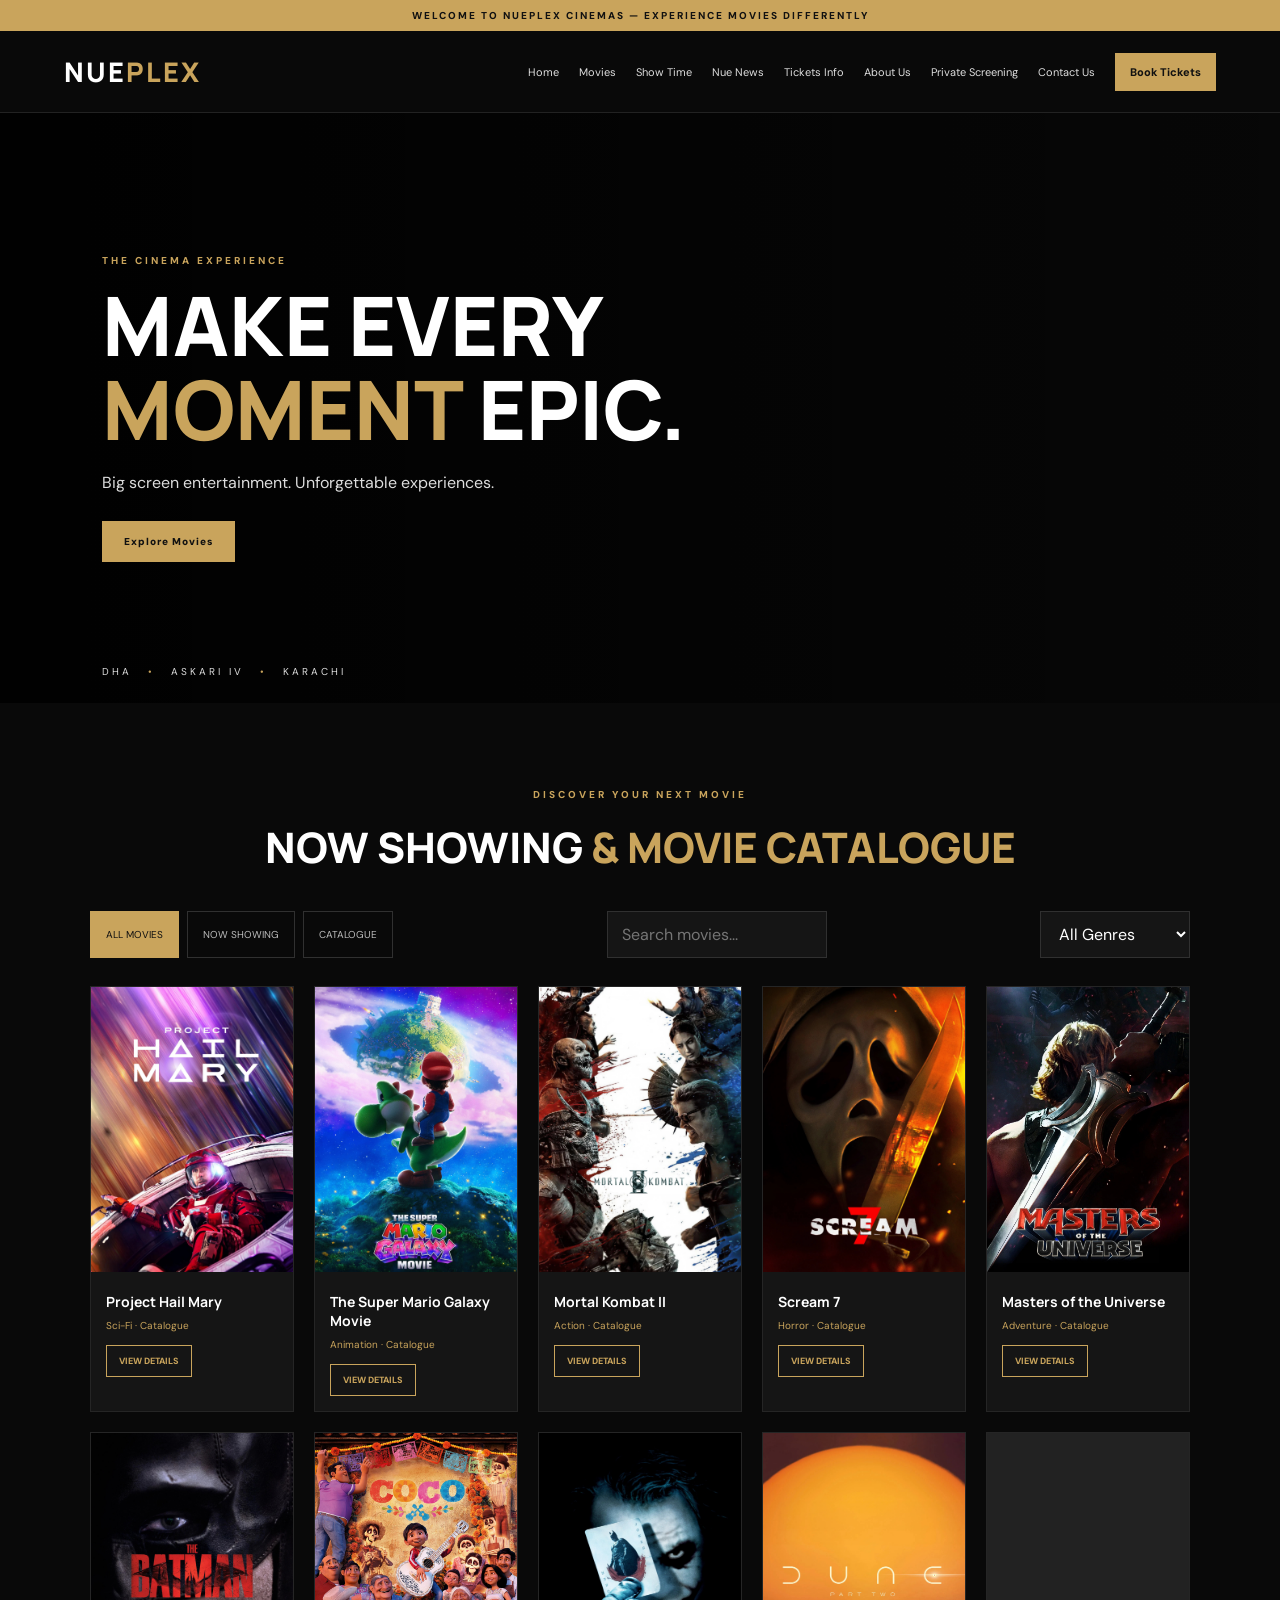
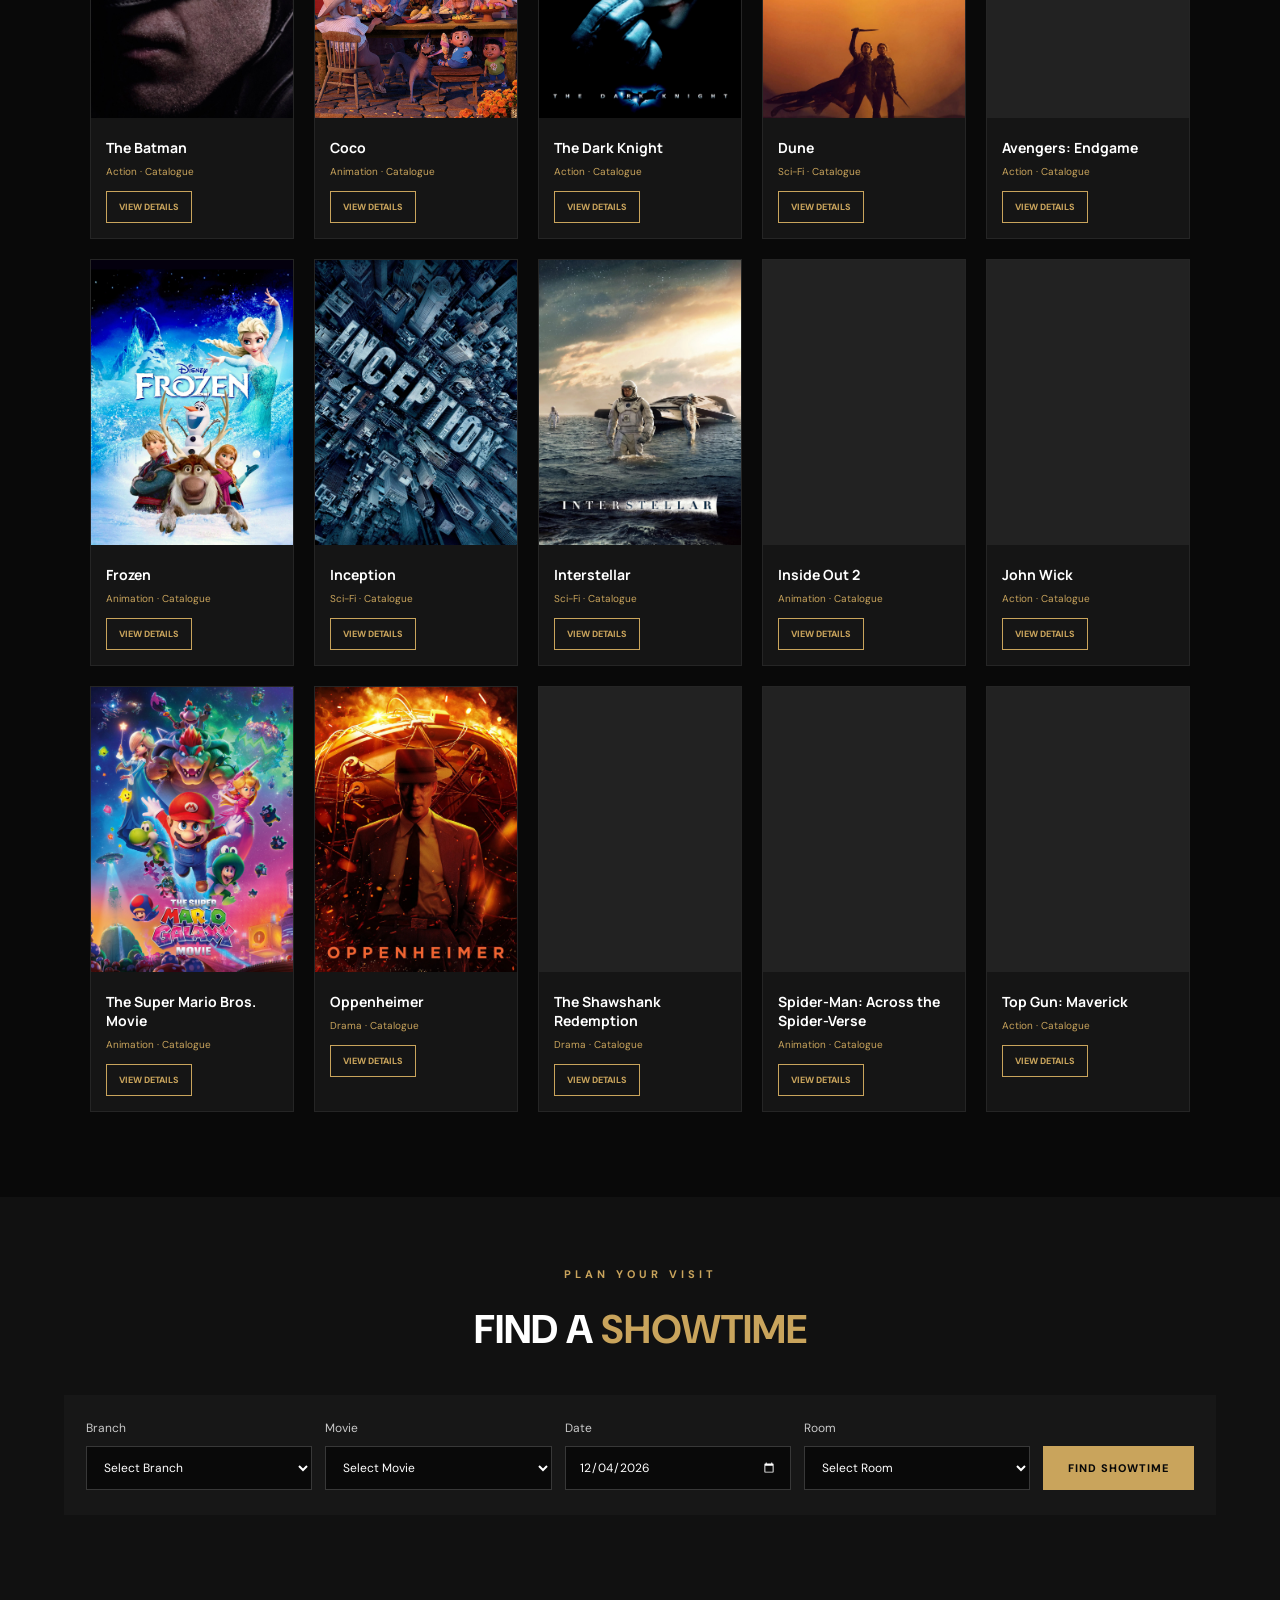
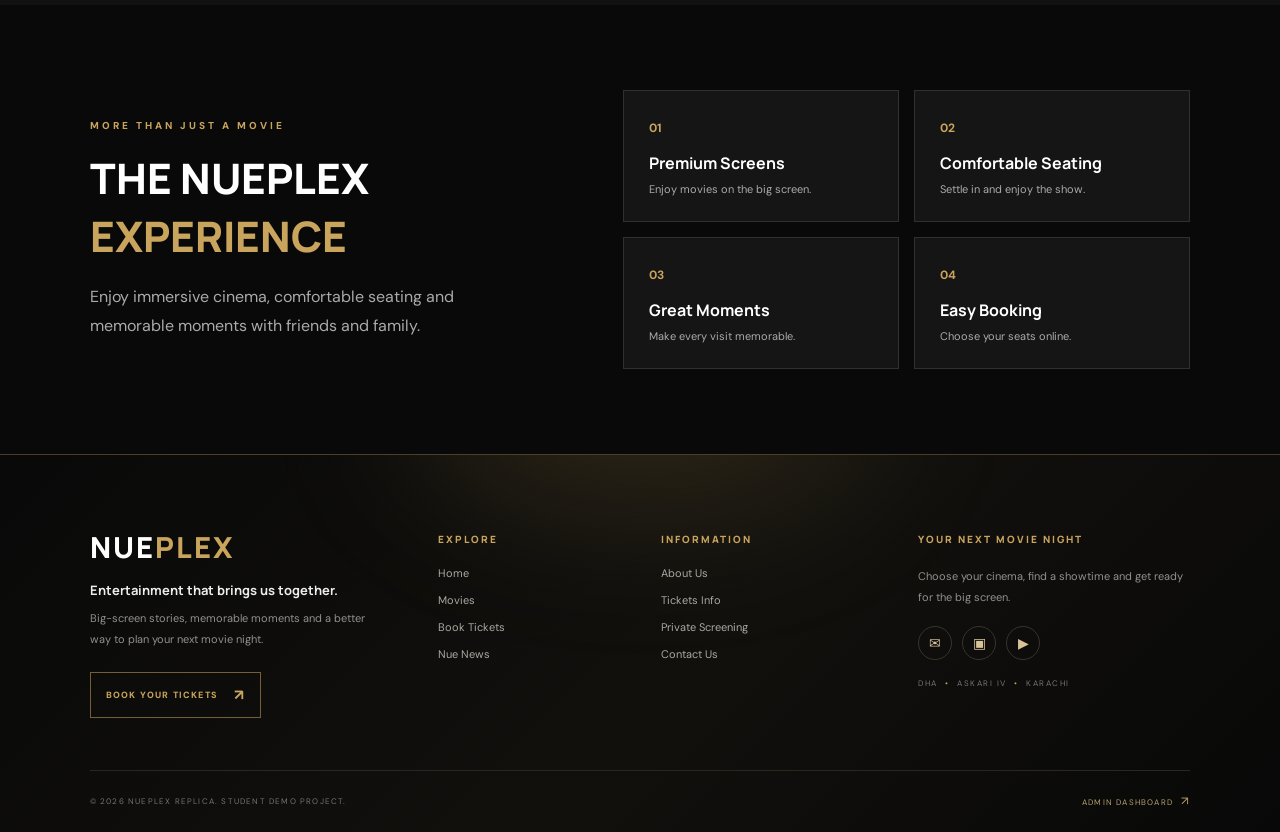
<file: Nueplex/index.html>
<!DOCTYPE html>
<html lang="en">

<head>
  <meta charset="UTF-8">
  <meta name="viewport" content="width=device-width, initial-scale=1">
  <title>NUEPLEX Cinemas | Home</title>
  <link rel="stylesheet" href="style.css">
  <link rel="stylesheet" href="footer.css">
  <link rel="icon" type="image/png" href="images/nueplex-logo.png">
</head>

<body>
  <div class="announcement">WELCOME TO NUEPLEX CINEMAS — EXPERIENCE MOVIES DIFFERENTLY</div>
  <header class="site-header"><a class="brand" href="index.html">NUE<span>PLEX</span></a>
    <button class="menu-toggle" id="menuToggle">☰</button>
    <nav id="mainNav"><a href="index.html">Home</a><a href="#movies">Movies</a><a href="#findShowtime">Show Time</a><a
        href="news.html">Nue News</a><a href="tickets.html">Tickets Info</a><a href="about.html">About Us</a><a
        href="private-screening.html">Private Screening</a><a href="contact.html">Contact Us</a><a class="nav-book"
        href="booking.html">Book Tickets</a></nav>
  </header>
  <main>
    <section class="hero">
      <div class="hero-slide active"
        style="background-image:linear-gradient(90deg,#0009,#0002),url('https://images.unsplash.com/photo-1489599849927-2ee91 invokes?auto=format&fit=crop&w=1800&q=85')">
      </div>
      <div class="hero-copy">
        <p class="eyebrow">THE CINEMA EXPERIENCE</p>
        <h1>MAKE EVERY<br><span>MOMENT</span> EPIC.</h1>
        <p>Big screen entertainment. Unforgettable experiences.</p><a class="btn" href="#movies">Explore Movies</a>
      </div>
      <div class="hero-bottom">DHA <span>•</span> ASKARI IV <span>•</span> KARACHI</div>
    </section>
    <section class="section" id="movies">
      <div class="section-heading">
        <p class="eyebrow">DISCOVER YOUR NEXT MOVIE</p>
        <h2>NOW SHOWING <span>&amp; MOVIE CATALOGUE</span></h2>
      </div>
      <div class="movie-tools">
        <div class="tabs"><button class="active" data-filter="all">ALL MOVIES</button><button data-filter="now">NOW
            SHOWING</button><button data-filter="catalogue">CATALOGUE</button></div><input id="movieSearch"
          placeholder="Search movies..."><select id="genreFilter">
          <option value="">All Genres</option>
          <option>Action</option>
          <option>Adventure</option>
          <option>Animation</option>
          <option>Horror</option>
          <option>Sci-Fi</option>
        </select>
      </div>
      <div class="movie-grid" id="movieGrid"></div>
      <p id="movieEmpty" class="empty" hidden>No movies match your search.</p>
    </section>
    
<section class="find-showtime" id="findShowtime">
    <div class="showtime-heading">
        <span>PLAN YOUR VISIT</span>
        <h2>FIND A <strong>SHOWTIME</strong></h2>
    </div>

    <div class="showtime-form">

        <div class="showtime-field">
            <label for="showBranch">Branch</label>
            <select id="showBranch">
                <option value="">Select Branch</option>
                <option value="ASKARI IV">ASKARI IV</option>
                <option value="DHA">DHA</option>
            </select>
        </div>

        <div class="showtime-field">
            <label for="showMovie">Movie</label>
            <select id="showMovie">
                <option value="">Select Movie</option>
            </select>
        </div>

        <div class="showtime-field">
            <label for="showDate">Date</label>
            <input type="date" id="showDate">
        </div>

        <div class="showtime-field">
            <label for="showRoom">Room</label>
            <select id="showRoom">
    <option value="">Select Room</option>
    <option value="1">Room 1</option>
    <option value="2">Room 2</option>
    <option value="3">Room 3</option>
    <option value="4">Room 4</option>
    <option value="5">Room 5</option>
    <option value="6">Room 6</option>
</select>
        </div>

        <button type="button" id="findShowtimeBtn">
            FIND SHOWTIME
        </button>
    </div>

    <div id="showtimeResults" class="showtime-results" aria-live="polite"></div>
</section>

    <section class="section experience">
      <div>
        <p class="eyebrow">MORE THAN JUST A MOVIE</p>
        <h2>THE NUEPLEX<br><span>EXPERIENCE</span></h2>
        <p>Enjoy immersive cinema, comfortable seating and memorable moments with friends and family.</p>
      </div>
      <div class="feature-grid">
        <article><b>01</b>
          <h3>Premium Screens</h3>
          <p>Enjoy movies on the big screen.</p>
        </article>
        <article><b>02</b>
          <h3>Comfortable Seating</h3>
          <p>Settle in and enjoy the show.</p>
        </article>
        <article><b>03</b>
          <h3>Great Moments</h3>
          <p>Make every visit memorable.</p>
        </article>
        <article><b>04</b>
          <h3>Easy Booking</h3>
          <p>Choose your seats online.</p>
        </article>
      </div>
    </section>
  </main>
  <footer class="site-footer reveal-footer">
    <div class="footer-glow" aria-hidden="true"></div>
    <div class="footer-inner">
      <div class="footer-brand-column">
        <a class="brand footer-logo" href="index.html">NUE<span>PLEX</span></a>
        <p class="footer-tagline">Entertainment that brings us together.</p>
        <p class="footer-description">Big-screen stories, memorable moments and a better way to plan your next movie
          night.</p>
        <a class="footer-cta" href="booking.html">BOOK YOUR TICKETS <span>↗</span></a>
      </div>
      <div class="footer-links-column">
        <h3>EXPLORE</h3>
        <a href="index.html">Home</a>
        <a href="index.html#movies">Movies</a>
        <a href="booking.html">Book Tickets</a>
        <a href="news.html">Nue News</a>
      </div>
      <div class="footer-links-column">
        <h3>INFORMATION</h3>
        <a href="about.html">About Us</a>
        <a href="tickets.html">Tickets Info</a>
        <a href="private-screening.html">Private Screening</a>
        <a href="contact.html">Contact Us</a>
      </div>
      <div class="footer-contact-column">
        <h3>YOUR NEXT MOVIE NIGHT</h3>
        <p>Choose your cinema, find a showtime and get ready for the big screen.</p>
        <div class="footer-socials" aria-label="Quick links">
          <a href="contact.html" aria-label="Contact NUEPLEX">✉</a>
          <a href="booking.html" aria-label="Book tickets">▣</a>
          <a href="index.html#movies" aria-label="Browse movies">▶</a>
        </div>
        <span class="footer-location">DHA <i>•</i> ASKARI IV <i>•</i> KARACHI</span>
      </div>
    </div>
    <div class="footer-bottom">
      <span>© <span class="footer-year"></span> NUEPLEX REPLICA. STUDENT DEMO PROJECT.</span>
      <a href="admin.html">ADMIN DASHBOARD <span>↗</span></a>
    </div>
  </footer>
  <div class="modal" id="movieModal">
    <div class="modal-card"><button class="modal-x" id="closeModal">×</button><img id="modalImage" alt="">
      <div>
        <p class="eyebrow">MOVIE DETAILS</p>
        <h2 id="modalTitle"></h2>
        <p id="modalGenre" class="gold"></p>
        <p id="modalDescription"></p><a class="btn" id="modalBook" href="booking.html">BOOK TICKETS</a>
      </div>
    </div>
  </div>
  <script src="script.js"></script>
  <script src="footer.js"></script>
</body>

</html>
</file>
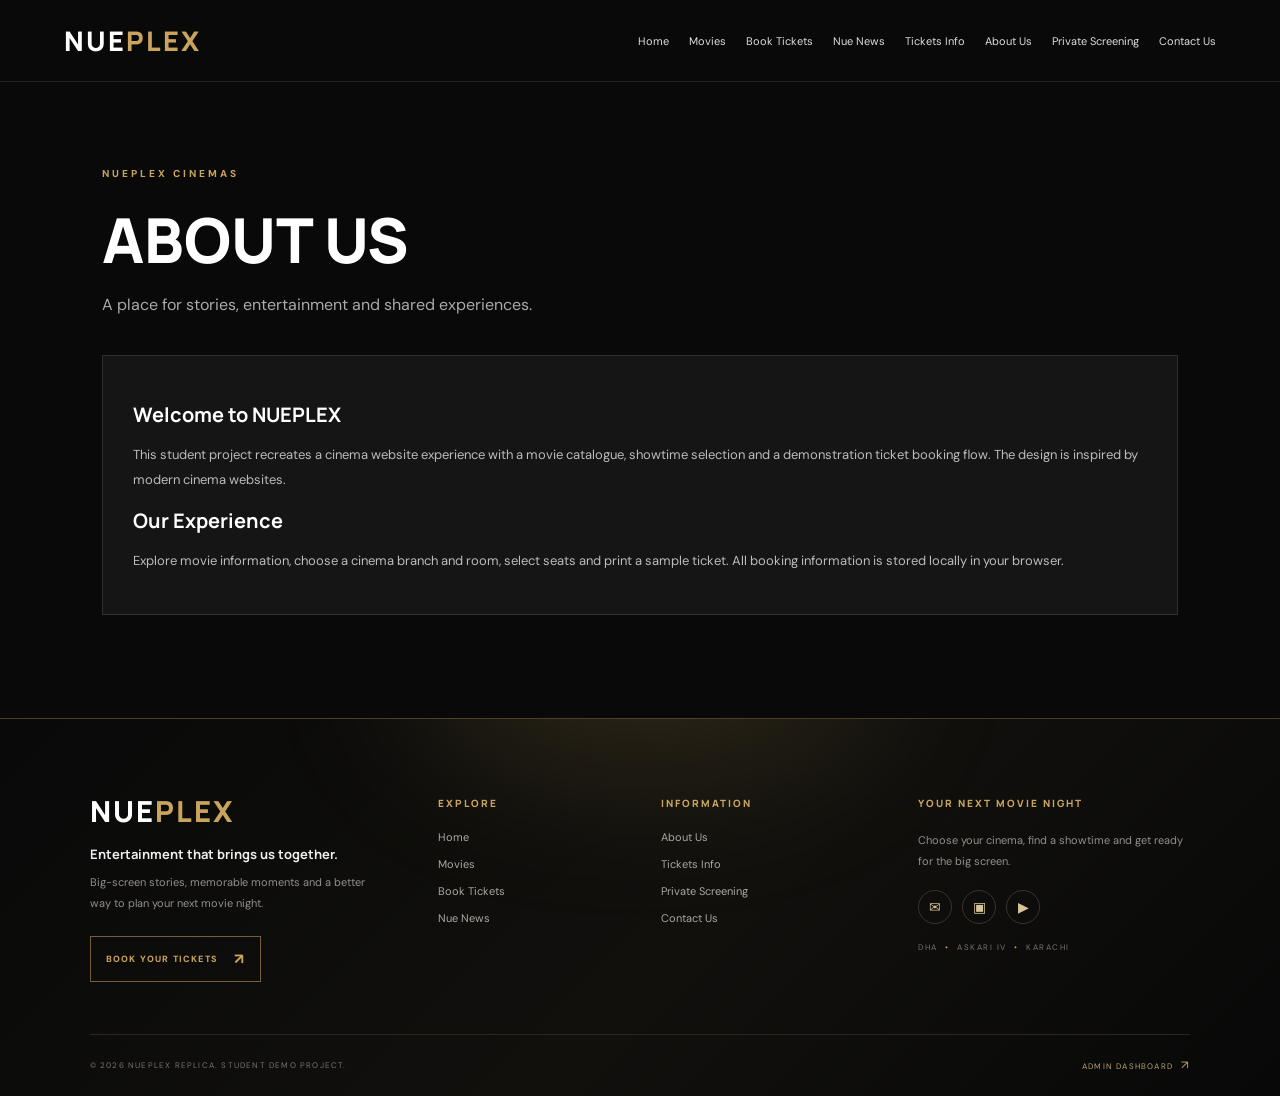
<file: Nueplex/about.html>
<!DOCTYPE html>
<html lang="en">

<head>
  <meta charset="UTF-8">
  <meta name="viewport" content="width=device-width,initial-scale=1">
  <title>ABOUT US | NUEPLEX</title>
  <link rel="stylesheet" href="style.css">
  <link rel="stylesheet" href="pages.css">
  <link rel="stylesheet" href="footer.css">
  <link rel="icon" type="image/png" href="images/nueplex-logo.png">
</head>

<body>
  <header class="site-header"><a class="brand" href="index.html">NUE<span>PLEX</span></a><button class="menu-toggle"
      id="menuToggle">☰</button>
    <nav id="mainNav"><a href="index.html">Home</a><a href="index.html#movies">Movies</a><a href="booking.html">Book
        Tickets</a><a href="news.html">Nue News</a><a href="tickets.html">Tickets Info</a><a href="about.html">About
        Us</a><a href="private-screening.html">Private Screening</a><a href="contact.html">Contact Us</a></nav>
  </header>
  <main class="page-wrap">
    <p class="eyebrow">NUEPLEX CINEMAS</p>
    <h1>ABOUT US</h1>
    <p class="page-subtitle">A place for stories, entertainment and shared experiences.</p>
    <div class="content-panel">
      <h2>Welcome to NUEPLEX</h2>
      <p>This student project recreates a cinema website experience with a movie catalogue, showtime selection and a
        demonstration ticket booking flow. The design is inspired by modern cinema websites.</p>
      <h2>Our Experience</h2>
      <p>Explore movie information, choose a cinema branch and room, select seats and print a sample ticket. All booking
        information is stored locally in your browser.</p>
    </div>
  </main>
  <footer class="site-footer reveal-footer">
    <div class="footer-glow" aria-hidden="true"></div>
    <div class="footer-inner">
      <div class="footer-brand-column">
        <a class="brand footer-logo" href="index.html">NUE<span>PLEX</span></a>
        <p class="footer-tagline">Entertainment that brings us together.</p>
        <p class="footer-description">Big-screen stories, memorable moments and a better way to plan your next movie
          night.</p>
        <a class="footer-cta" href="booking.html">BOOK YOUR TICKETS <span>↗</span></a>
      </div>
      <div class="footer-links-column">
        <h3>EXPLORE</h3>
        <a href="index.html">Home</a>
        <a href="index.html#movies">Movies</a>
        <a href="booking.html">Book Tickets</a>
        <a href="news.html">Nue News</a>
      </div>
      <div class="footer-links-column">
        <h3>INFORMATION</h3>
        <a href="about.html">About Us</a>
        <a href="tickets.html">Tickets Info</a>
        <a href="private-screening.html">Private Screening</a>
        <a href="contact.html">Contact Us</a>
      </div>
      <div class="footer-contact-column">
        <h3>YOUR NEXT MOVIE NIGHT</h3>
        <p>Choose your cinema, find a showtime and get ready for the big screen.</p>
        <div class="footer-socials" aria-label="Quick links">
          <a href="contact.html" aria-label="Contact NUEPLEX">✉</a>
          <a href="booking.html" aria-label="Book tickets">▣</a>
          <a href="index.html#movies" aria-label="Browse movies">▶</a>
        </div>
        <span class="footer-location">DHA <i>•</i> ASKARI IV <i>•</i> KARACHI</span>
      </div>
    </div>
    <div class="footer-bottom">
      <span>© <span class="footer-year"></span> NUEPLEX REPLICA. STUDENT DEMO PROJECT.</span>
      <a href="admin.html">ADMIN DASHBOARD <span>↗</span></a>
    </div>
  </footer>
  <script>document.getElementById('menuToggle')?.addEventListener('click', () => document.getElementById('mainNav').classList.toggle('open'));</script>
  <script src="footer.js"></script>
</body>

</html>
</file>
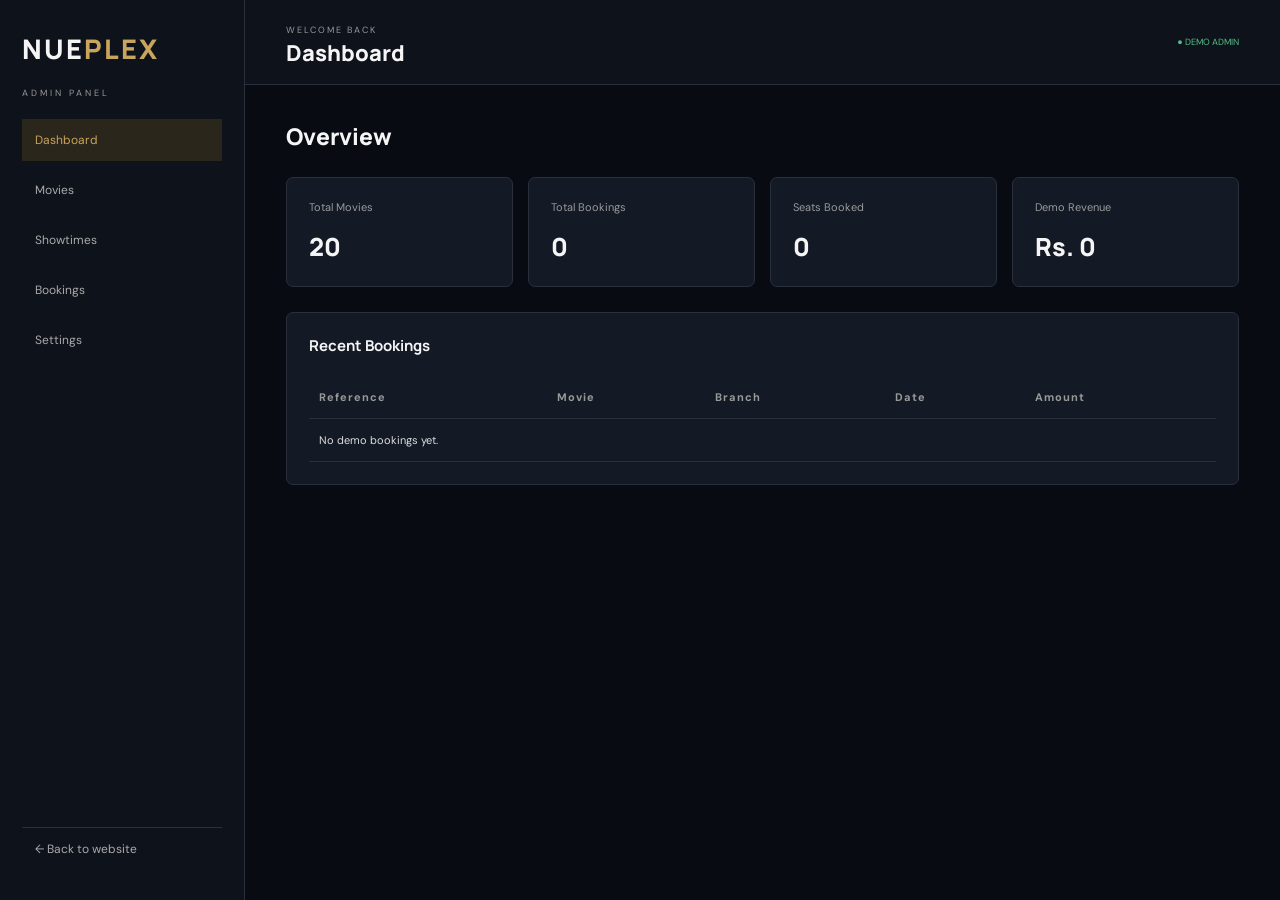
<file: Nueplex/admin.html>
<!DOCTYPE html>
<html lang="en">

<head>
    <meta charset="UTF-8">
    <meta name="viewport" content="width=device-width,initial-scale=1">
    <title>NUEPLEX Admin</title>
    <link rel="stylesheet" href="admin.css">
    <link rel="stylesheet" href="style.css">
    <link rel="icon" type="image/png" href="images/nueplex-logo.png">
</head>

<body class="admin-body">
    <aside class="admin-sidebar" id="adminSidebar">
        <a class="brand" href="index.html">NUE<span>PLEX</span></a>
        <p class="admin-label">ADMIN PANEL</p>

        <nav class="admin-nav">
            <button class="active" data-section="dashboard">Dashboard</button>
            <button data-section="movies">Movies</button>
            <button data-section="showtimes">Showtimes</button>
            <button data-section="bookings">Bookings</button>
            <button data-section="settings">Settings</button>
        </nav>

        <a href="index.html">← Back to website</a>
    </aside>

    <main class="admin-main">
        <header class="admin-top">
            <button id="adminMenuToggle">☰</button>
            <div>
                <small>WELCOME BACK</small>
                <h1 id="pageHeading">Dashboard</h1>
            </div>
            <span>● DEMO ADMIN</span>
        </header>

        <div class="admin-content">

            <section class="admin-section active" id="dashboard">
                <h2>Overview</h2>

                <div class="stats-grid">
                    <article><small>Total Movies</small><b id="statMovies">0</b></article>
                    <article><small>Total Bookings</small><b id="statBookings">0</b></article>
                    <article><small>Seats Booked</small><b id="statSeats">0</b></article>
                    <article><small>Demo Revenue</small><b id="statRevenue">Rs. 0</b></article>
                </div>

                <div class="admin-panel">
                    <h3>Recent Bookings</h3>
                    <div class="table-wrap">
                        <table>
                            <thead>
                                <tr>
                                    <th>Reference</th>
                                    <th>Movie</th>
                                    <th>Branch</th>
                                    <th>Date</th>
                                    <th>Amount</th>
                                </tr>
                            </thead>
                            <tbody id="recentBookings"></tbody>
                        </table>
                    </div>
                </div>
            </section>

            <section class="admin-section" id="movies">
                <div class="section-title-row">
                    <div>
                        <h2>Movie Management</h2>
                        <p>Add, edit and remove catalogue entries.</p>
                    </div>
                    <button class="gold-btn" id="addMovieBtn">+ Add Movie</button>
                </div>

                <div class="admin-panel table-wrap">
                    <table>
                        <thead>
                            <tr>
                                <th>Movie</th>
                                <th>Genre</th>
                                <th>Status</th>
                                <th>Actions</th>
                            </tr>
                        </thead>
                        <tbody id="moviesTable"></tbody>
                    </table>
                </div>
            </section>

            <section class="admin-section" id="showtimes">
                <h2>Showtime Management</h2>

                <div class="admin-panel">
                    <form id="showtimeForm" class="admin-form">

                        <label>
                            Branch
                            <select id="showBranch" required>
                                <option value="DHA">DHA</option>
                                <option value="ASKARI IV">ASKARI IV</option>
                            </select>
                        </label>

                        <label>
                            Movie
                            <select id="showMovie" required>
                                <option value="">Select Movie</option>
                            </select>
                        </label>

                        <label>
                            Date
                            <input type="date" id="showDate" required>
                        </label>

                        <label>
                            Room
                            <select id="showRoom" required>
                                <option value="1">1</option>
                                <option value="2">2</option>
                                <option value="3">3</option>
                                <option value="4">4</option>
                                <option value="5">5</option>
                                <option value="6">6</option>
                            </select>
                        </label>

                        <label>
                            Time
                            <input type="time" id="showTime" required>
                        </label>

                        <button type="submit" class="gold-btn">Add Showtime</button>
                    </form>

                    <div class="table-wrap">
                        <table>
                            <thead>
                                <tr>
                                    <th>Branch</th>
                                    <th>Movie</th>
                                    <th>Date</th>
                                    <th>Room</th>
                                    <th>Time</th>
                                    <th>Action</th>
                                </tr>
                            </thead>
                            <tbody id="showtimesTable"></tbody>
                        </table>
                    </div>
                </div>
            </section>

            <section class="admin-section" id="bookings">
                <h2>Booking Management</h2>

                <div class="admin-panel table-wrap">
                    <table>
                        <thead>
                            <tr>
                                <th>Reference</th>
                                <th>Movie</th>
                                <th>Branch / Room</th>
                                <th>Date / Time</th>
                                <th>Seats</th>
                                <th>Total</th>
                                <th>Action</th>
                            </tr>
                        </thead>
                        <tbody id="bookingsTable"></tbody>
                    </table>
                </div>
            </section>

            <section class="admin-section" id="settings">
                <h2>Website Settings</h2>

                <div class="admin-panel">
                    <form id="settingsForm" class="admin-form">
                        <label>
                            Demo ticket price (PKR)
                            <input type="number" min="1" id="ticketPriceInput" required>
                        </label>

                        <button class="gold-btn">Save Settings</button>
                    </form>

                    <p class="notice">
                        This is a browser-only student demo. It does not change the official NUEPLEX
                        website or create real reservations.
                    </p>

                    <button class="danger-btn" id="resetDemoData">Reset Demo Data</button>
                </div>
            </section>

        </div>
    </main>

    <div class="admin-modal" id="movieAdminModal">
        <form id="movieForm" class="admin-modal-card">
            <button type="button" class="modal-close" id="closeMovieModal">×</button>

            <h2 id="movieModalHeading">Add Movie</h2>

            <input type="hidden" id="editMovieId">

            <label>
                Title
                <input id="movieTitleInput" required>
            </label>

            <label>
                Genre
                <input id="movieGenreInput" required>
            </label>

            <label>
                Poster URL
                <input
                    type="text"
                    id="movieImageInput"
                    placeholder="images/movie-poster.jpg"
                    required
                >
            </label>

            <label>
                Description
                <textarea id="movieDescriptionInput" required></textarea>
            </label>

            <label>
                Status
                <select id="movieStatusInput">
                    <option value="catalogue">Catalogue</option>
                    <option value="now">Now Showing</option>
                </select>
            </label>

            <button class="gold-btn">Save Movie</button>
        </form>
    </div>

    <div id="adminToast"></div>

    <script src="admin.js"></script>
</body>

</html>
</file>
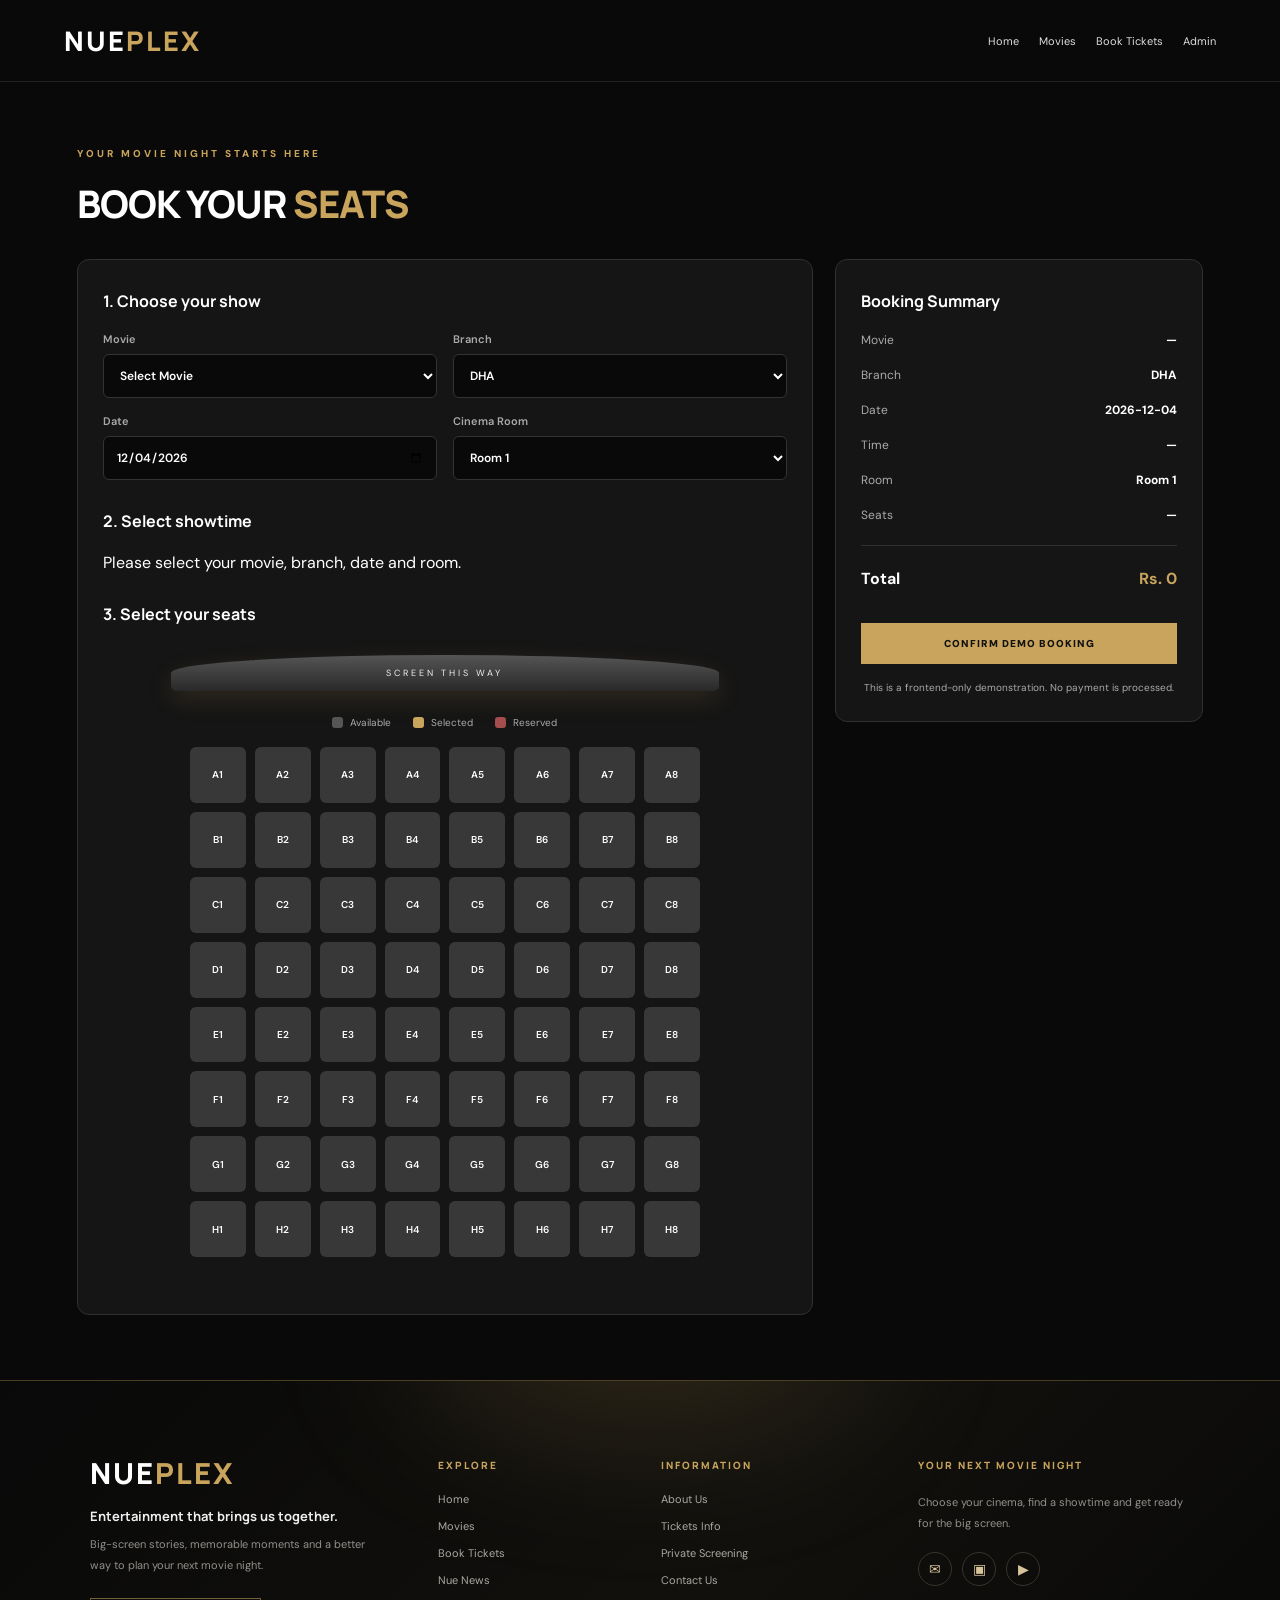
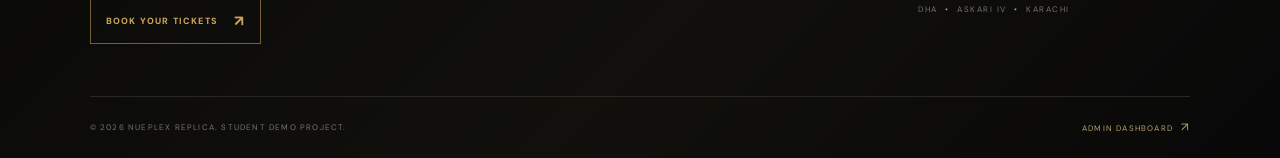
<file: Nueplex/booking.html>
<!DOCTYPE html>
<html lang="en">

<head>
  <meta charset="UTF-8">
  <meta name="viewport" content="width=device-width,initial-scale=1">
  <title>Book Tickets | NUEPLEX</title>
  <link rel="stylesheet" href="style.css">
  <link rel="stylesheet" href="booking.css">
  <link rel="stylesheet" href="footer.css">
  <link rel="icon" type="image/png" href="images/nueplex-logo.png">
</head>

<body>
  <header class="site-header"><a class="brand" href="index.html">NUE<span>PLEX</span></a>
    <nav><a href="index.html">Home</a><a href="index.html#movies">Movies</a><a href="booking.html">Book Tickets</a><a
        href="admin.html">Admin</a></nav>
  </header>
  <main class="booking-wrap">
    <p class="eyebrow">YOUR MOVIE NIGHT STARTS HERE</p>
    <h1>BOOK YOUR <span>SEATS</span></h1>
    <div class="booking-layout">
      <section class="booking-panel">
        <h2>1. Choose your show</h2>
        <div class="booking-fields"><label>Movie<select id="bookingMovie">
              <option value="">Select Movie</option>
            </select></label><label>Branch<select id="bookingBranch">
              <option>DHA</option>
              <option>ASKARI IV</option>
            </select></label><label>Date<input type="date" id="bookingDate"></label><label>Cinema Room<select
              id="bookingRoom">
              <option value="1">Room 1</option>
              <option value="2">Room 2</option>
              <option value="3">Room 3</option>
              <option value="4">Room 4</option>
              <option value="5">Room 5</option>
              <option value="6">Room 6</option>
            </select></label></div>
        <h2>2. Select showtime</h2>
        <div id="showtimeOptions" class="showtime-options"></div>
        <h2>3. Select your seats</h2>
        <div class="screen">SCREEN THIS WAY</div>
        <div class="seat-legend"><span>Available</span><span>Selected</span><span>Reserved</span></div>
        <div id="seatGrid" class="seat-grid"></div>
        <p id="bookingMessage" class="booking-message"></p>
      </section>
      <aside class="booking-panel summary">
        <h2>Booking Summary</h2>
        <p>Movie <b id="summaryMovie">—</b></p>
        <p>Branch <b id="summaryBranch">—</b></p>
<p>Date <b id="summaryDate">—</b></p>
<p>Time <b id="summaryTime">—</b></p>
<p>Room <b id="summaryRoom">—</b></p>
        <p>Seats <b id="summarySeats">—</b></p>
        <hr>
        <p class="total">Total <b id="summaryTotal">Rs. 0</b></p><button class="btn full" id="confirmBooking">CONFIRM
          DEMO BOOKING</button><small>This is a frontend-only demonstration. No payment is processed.</small>
      </aside>
    </div>
    <section class="ticket-confirmation" id="ticketConfirmation" hidden>
      <p class="eyebrow">BOOKING CONFIRMED</p>
      <h2>Your demo ticket</h2>
      <div class="ticket">
        <h3>NUE<span>PLEX</span></h3>
        <p>REFERENCE: <b id="ticketReference"></b></p>
        <p id="ticketMovie"></p>
        <p id="ticketBranch"></p>
        <p id="ticketDate"></p>
        <p id="ticketTime"></p>
        <p id="ticketRoom"></p>
        <p id="ticketSeats"></p>
        <h3 id="ticketTotal"></h3>
      </div><button class="btn" onclick="window.print()">PRINT TICKET</button><button class="btn secondary"
        id="newBooking">NEW BOOKING</button>
    </section>
  </main>
  <footer class="site-footer reveal-footer">
    <div class="footer-glow" aria-hidden="true"></div>
    <div class="footer-inner">
      <div class="footer-brand-column">
        <a class="brand footer-logo" href="index.html">NUE<span>PLEX</span></a>
        <p class="footer-tagline">Entertainment that brings us together.</p>
        <p class="footer-description">Big-screen stories, memorable moments and a better way to plan your next movie
          night.</p>
        <a class="footer-cta" href="booking.html">BOOK YOUR TICKETS <span>↗</span></a>
      </div>
      <div class="footer-links-column">
        <h3>EXPLORE</h3>
        <a href="index.html">Home</a>
        <a href="index.html#movies">Movies</a>
        <a href="booking.html">Book Tickets</a>
        <a href="news.html">Nue News</a>
      </div>
      <div class="footer-links-column">
        <h3>INFORMATION</h3>
        <a href="about.html">About Us</a>
        <a href="tickets.html">Tickets Info</a>
        <a href="private-screening.html">Private Screening</a>
        <a href="contact.html">Contact Us</a>
      </div>
      <div class="footer-contact-column">
        <h3>YOUR NEXT MOVIE NIGHT</h3>
        <p>Choose your cinema, find a showtime and get ready for the big screen.</p>
        <div class="footer-socials" aria-label="Quick links">
          <a href="contact.html" aria-label="Contact NUEPLEX">✉</a>
          <a href="booking.html" aria-label="Book tickets">▣</a>
          <a href="index.html#movies" aria-label="Browse movies">▶</a>
        </div>
        <span class="footer-location">DHA <i>•</i> ASKARI IV <i>•</i> KARACHI</span>
      </div>
    </div>
    <div class="footer-bottom">
      <span>© <span class="footer-year"></span> NUEPLEX REPLICA. STUDENT DEMO PROJECT.</span>
      <a href="admin.html">ADMIN DASHBOARD <span>↗</span></a>
    </div>
  </footer>
  <script src="booking.js"></script>
  <script src="footer.js"></script>
</body>

</html>
</file>
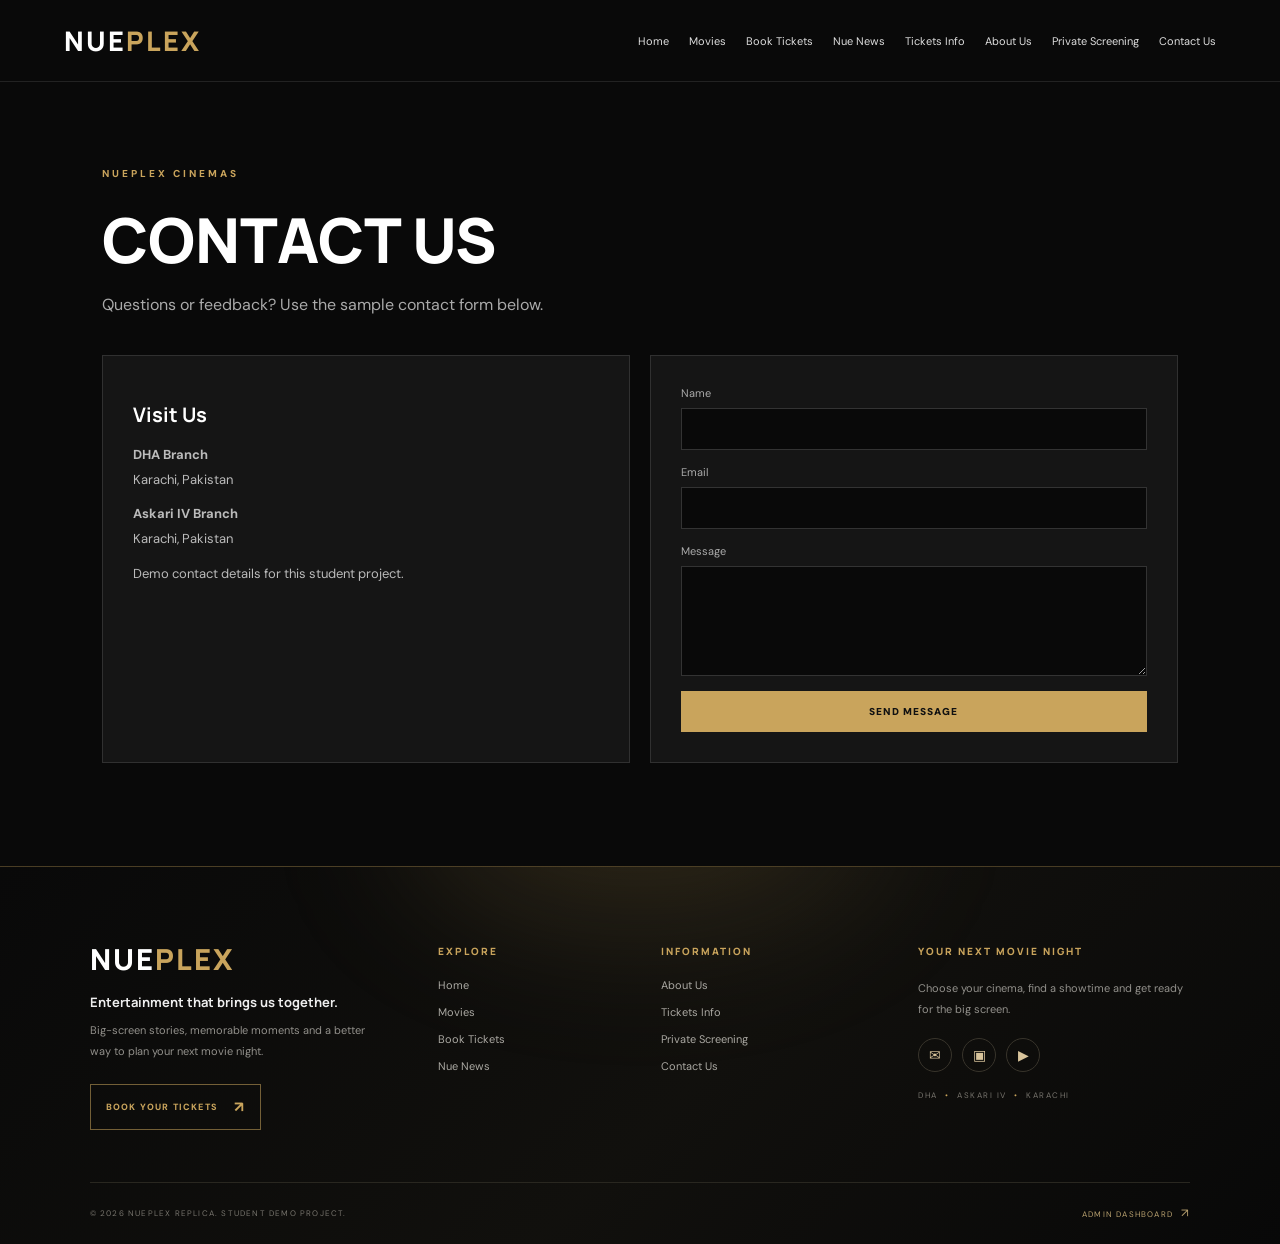
<file: Nueplex/contact.html>
<!DOCTYPE html>
<html lang="en">

<head>
  <meta charset="UTF-8">
  <meta name="viewport" content="width=device-width,initial-scale=1">
  <title>CONTACT US | NUEPLEX</title>
  <link rel="stylesheet" href="style.css">
  <link rel="stylesheet" href="pages.css">
  <link rel="stylesheet" href="footer.css">
  <link rel="icon" type="image/png" href="images/nueplex-logo.png">
</head>

<body>
  <header class="site-header"><a class="brand" href="index.html">NUE<span>PLEX</span></a><button class="menu-toggle"
      id="menuToggle">☰</button>
    <nav id="mainNav"><a href="index.html">Home</a><a href="index.html#movies">Movies</a><a href="booking.html">Book
        Tickets</a><a href="news.html">Nue News</a><a href="tickets.html">Tickets Info</a><a href="about.html">About
        Us</a><a href="private-screening.html">Private Screening</a><a href="contact.html">Contact Us</a></nav>
  </header>
  <main class="page-wrap">
    <p class="eyebrow">NUEPLEX CINEMAS</p>
    <h1>CONTACT US</h1>
    <p class="page-subtitle">Questions or feedback? Use the sample contact form below.</p>
    <div class="content-grid">
      <div class="content-panel">
        <h2>Visit Us</h2>
        <p><b>DHA Branch</b><br>Karachi, Pakistan</p>
        <p><b>Askari IV Branch</b><br>Karachi, Pakistan</p>
        <p class="muted">Demo contact details for this student project.</p>
      </div>
      <div class="content-panel">
        <form class="demo-form"
          onsubmit="event.preventDefault();alert('Your demo message has not been sent to a server.');"><label>Name<input
              required></label><label>Email<input type="email" required></label><label>Message<textarea
              required></textarea></label><button class="btn">SEND MESSAGE</button></form>
      </div>
    </div>
  </main>
  <footer class="site-footer reveal-footer">
    <div class="footer-glow" aria-hidden="true"></div>
    <div class="footer-inner">
      <div class="footer-brand-column">
        <a class="brand footer-logo" href="index.html">NUE<span>PLEX</span></a>
        <p class="footer-tagline">Entertainment that brings us together.</p>
        <p class="footer-description">Big-screen stories, memorable moments and a better way to plan your next movie
          night.</p>
        <a class="footer-cta" href="booking.html">BOOK YOUR TICKETS <span>↗</span></a>
      </div>
      <div class="footer-links-column">
        <h3>EXPLORE</h3>
        <a href="index.html">Home</a>
        <a href="index.html#movies">Movies</a>
        <a href="booking.html">Book Tickets</a>
        <a href="news.html">Nue News</a>
      </div>
      <div class="footer-links-column">
        <h3>INFORMATION</h3>
        <a href="about.html">About Us</a>
        <a href="tickets.html">Tickets Info</a>
        <a href="private-screening.html">Private Screening</a>
        <a href="contact.html">Contact Us</a>
      </div>
      <div class="footer-contact-column">
        <h3>YOUR NEXT MOVIE NIGHT</h3>
        <p>Choose your cinema, find a showtime and get ready for the big screen.</p>
        <div class="footer-socials" aria-label="Quick links">
          <a href="contact.html" aria-label="Contact NUEPLEX">✉</a>
          <a href="booking.html" aria-label="Book tickets">▣</a>
          <a href="index.html#movies" aria-label="Browse movies">▶</a>
        </div>
        <span class="footer-location">DHA <i>•</i> ASKARI IV <i>•</i> KARACHI</span>
      </div>
    </div>
    <div class="footer-bottom">
      <span>© <span class="footer-year"></span> NUEPLEX REPLICA. STUDENT DEMO PROJECT.</span>
      <a href="admin.html">ADMIN DASHBOARD <span>↗</span></a>
    </div>
  </footer>
  <script>document.getElementById('menuToggle')?.addEventListener('click', () => document.getElementById('mainNav').classList.toggle('open'));</script>
  <script src="footer.js"></script>
</body>

</html>
</file>
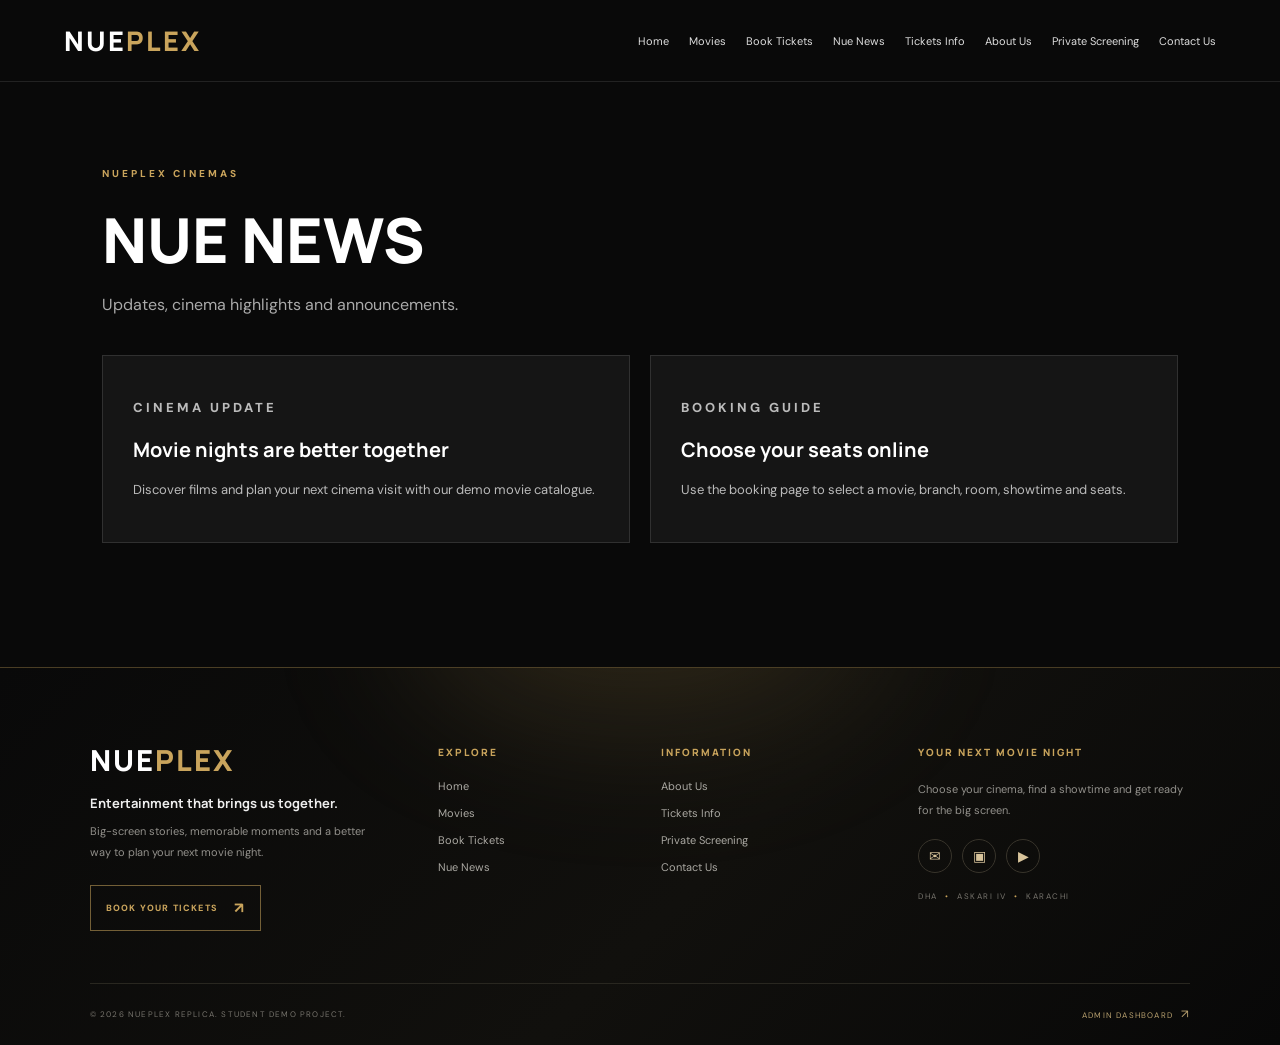
<file: Nueplex/news.html>
<!DOCTYPE html>
<html lang="en">

<head>
  <meta charset="UTF-8">
  <meta name="viewport" content="width=device-width,initial-scale=1">
  <title>NUE NEWS | NUEPLEX</title>
  <link rel="stylesheet" href="style.css">
  <link rel="stylesheet" href="pages.css">
  <link rel="stylesheet" href="footer.css">
  <link rel="icon" type="image/png" href="images/nueplex-logo.png">
</head>

<body>
  <header class="site-header"><a class="brand" href="index.html">NUE<span>PLEX</span></a><button class="menu-toggle"
      id="menuToggle">☰</button>
    <nav id="mainNav"><a href="index.html">Home</a><a href="index.html#movies">Movies</a><a href="booking.html">Book
        Tickets</a><a href="news.html">Nue News</a><a href="tickets.html">Tickets Info</a><a href="about.html">About
        Us</a><a href="private-screening.html">Private Screening</a><a href="contact.html">Contact Us</a></nav>
  </header>
  <main class="page-wrap">
    <p class="eyebrow">NUEPLEX CINEMAS</p>
    <h1>NUE NEWS</h1>
    <p class="page-subtitle">Updates, cinema highlights and announcements.</p>
    <div class="content-grid">
      <article class="content-panel">
        <p class="eyebrow">CINEMA UPDATE</p>
        <h2>Movie nights are better together</h2>
        <p>Discover films and plan your next cinema visit with our demo movie catalogue.</p>
      </article>
      <article class="content-panel">
        <p class="eyebrow">BOOKING GUIDE</p>
        <h2>Choose your seats online</h2>
        <p>Use the booking page to select a movie, branch, room, showtime and seats.</p>
      </article>
    </div>
  </main>
  <footer class="site-footer reveal-footer">
    <div class="footer-glow" aria-hidden="true"></div>
    <div class="footer-inner">
      <div class="footer-brand-column">
        <a class="brand footer-logo" href="index.html">NUE<span>PLEX</span></a>
        <p class="footer-tagline">Entertainment that brings us together.</p>
        <p class="footer-description">Big-screen stories, memorable moments and a better way to plan your next movie
          night.</p>
        <a class="footer-cta" href="booking.html">BOOK YOUR TICKETS <span>↗</span></a>
      </div>
      <div class="footer-links-column">
        <h3>EXPLORE</h3>
        <a href="index.html">Home</a>
        <a href="index.html#movies">Movies</a>
        <a href="booking.html">Book Tickets</a>
        <a href="news.html">Nue News</a>
      </div>
      <div class="footer-links-column">
        <h3>INFORMATION</h3>
        <a href="about.html">About Us</a>
        <a href="tickets.html">Tickets Info</a>
        <a href="private-screening.html">Private Screening</a>
        <a href="contact.html">Contact Us</a>
      </div>
      <div class="footer-contact-column">
        <h3>YOUR NEXT MOVIE NIGHT</h3>
        <p>Choose your cinema, find a showtime and get ready for the big screen.</p>
        <div class="footer-socials" aria-label="Quick links">
          <a href="contact.html" aria-label="Contact NUEPLEX">✉</a>
          <a href="booking.html" aria-label="Book tickets">▣</a>
          <a href="index.html#movies" aria-label="Browse movies">▶</a>
        </div>
        <span class="footer-location">DHA <i>•</i> ASKARI IV <i>•</i> KARACHI</span>
      </div>
    </div>
    <div class="footer-bottom">
      <span>© <span class="footer-year"></span> NUEPLEX REPLICA. STUDENT DEMO PROJECT.</span>
      <a href="admin.html">ADMIN DASHBOARD <span>↗</span></a>
    </div>
  </footer>
  <script>document.getElementById('menuToggle')?.addEventListener('click', () => document.getElementById('mainNav').classList.toggle('open'));</script>
  <script src="footer.js"></script>
</body>

</html>
</file>
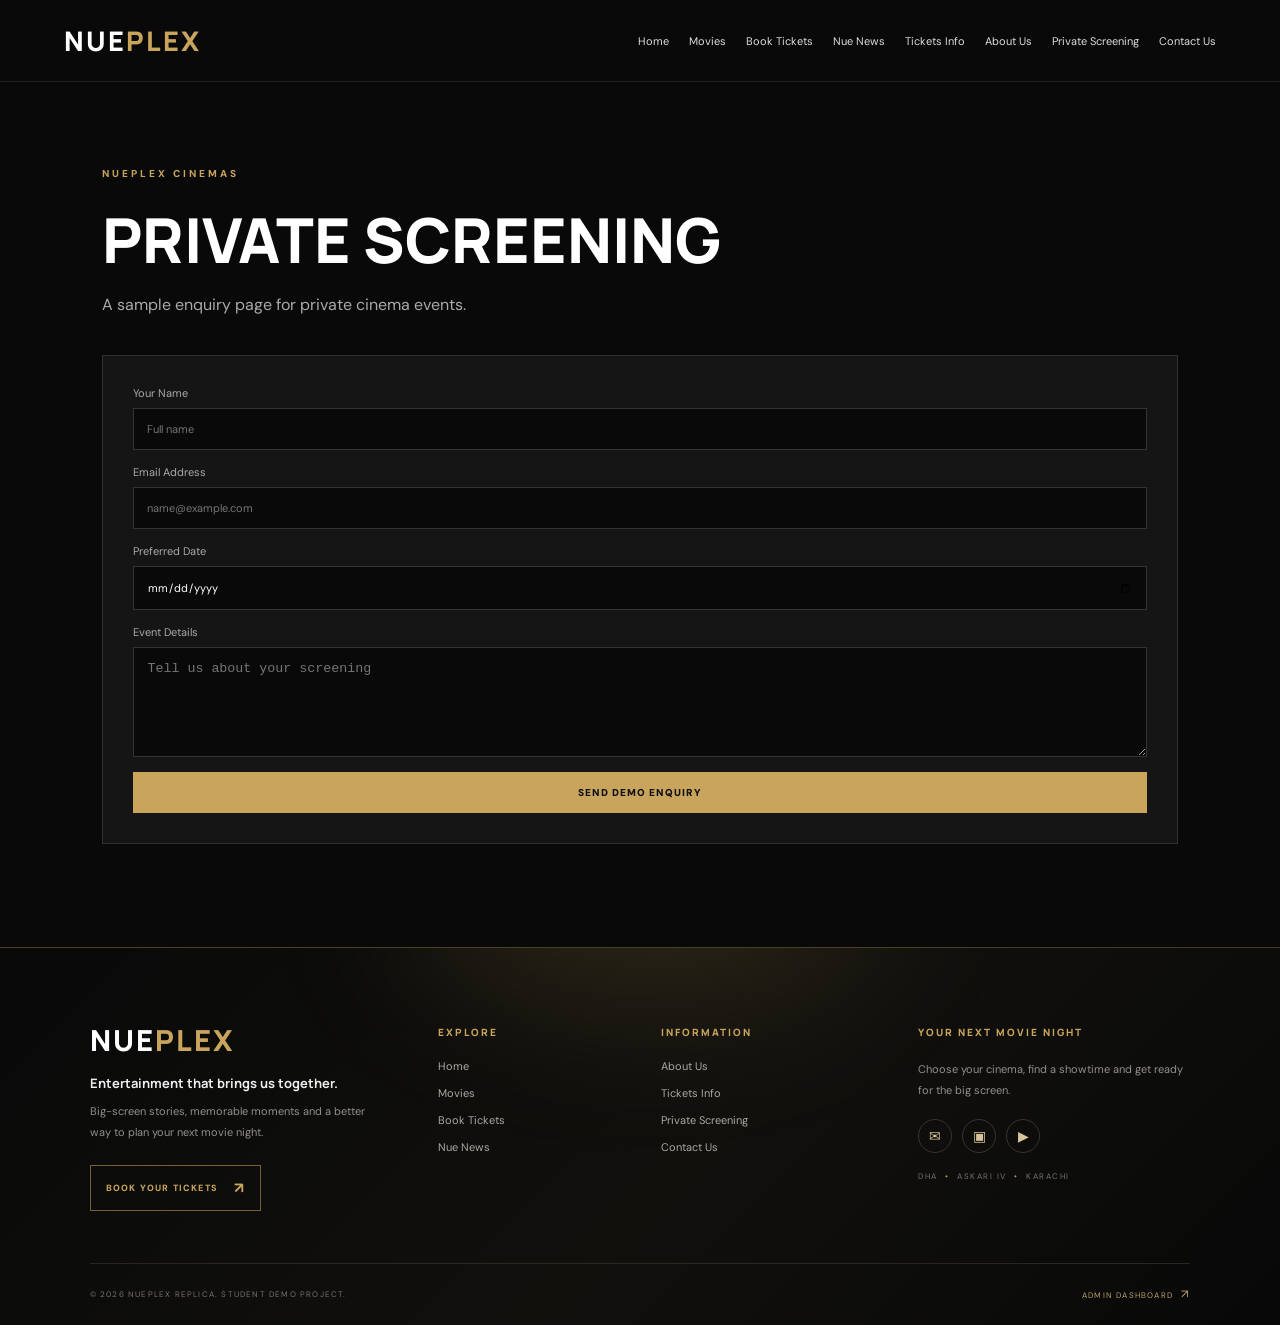
<file: Nueplex/private-screening.html>
<!DOCTYPE html>
<html lang="en">

<head>
  <meta charset="UTF-8">
  <meta name="viewport" content="width=device-width,initial-scale=1">
  <title>PRIVATE SCREENING | NUEPLEX</title>
  <link rel="stylesheet" href="style.css">
  <link rel="stylesheet" href="pages.css">
  <link rel="stylesheet" href="footer.css">
  <link rel="icon" type="image/png" href="images/nueplex-logo.png">
</head>

<body>
  <header class="site-header"><a class="brand" href="index.html">NUE<span>PLEX</span></a><button class="menu-toggle"
      id="menuToggle">☰</button>
    <nav id="mainNav"><a href="index.html">Home</a><a href="index.html#movies">Movies</a><a href="booking.html">Book
        Tickets</a><a href="news.html">Nue News</a><a href="tickets.html">Tickets Info</a><a href="about.html">About
        Us</a><a href="private-screening.html">Private Screening</a><a href="contact.html">Contact Us</a></nav>
  </header>
  <main class="page-wrap">
    <p class="eyebrow">NUEPLEX CINEMAS</p>
    <h1>PRIVATE SCREENING</h1>
    <p class="page-subtitle">A sample enquiry page for private cinema events.</p>
    <div class="content-panel">
      <form class="demo-form"
        onsubmit="event.preventDefault();alert('Thank you. This is a demo form and no enquiry was sent.');"><label>Your
          Name<input required placeholder="Full name"></label><label>Email Address<input type="email" required
            placeholder="name@example.com"></label><label>Preferred Date<input type="date" required></label><label>Event
          Details<textarea required placeholder="Tell us about your screening"></textarea></label><button
          class="btn">SEND DEMO ENQUIRY</button></form>
    </div>
  </main>
  <footer class="site-footer reveal-footer">
    <div class="footer-glow" aria-hidden="true"></div>
    <div class="footer-inner">
      <div class="footer-brand-column">
        <a class="brand footer-logo" href="index.html">NUE<span>PLEX</span></a>
        <p class="footer-tagline">Entertainment that brings us together.</p>
        <p class="footer-description">Big-screen stories, memorable moments and a better way to plan your next movie
          night.</p>
        <a class="footer-cta" href="booking.html">BOOK YOUR TICKETS <span>↗</span></a>
      </div>
      <div class="footer-links-column">
        <h3>EXPLORE</h3>
        <a href="index.html">Home</a>
        <a href="index.html#movies">Movies</a>
        <a href="booking.html">Book Tickets</a>
        <a href="news.html">Nue News</a>
      </div>
      <div class="footer-links-column">
        <h3>INFORMATION</h3>
        <a href="about.html">About Us</a>
        <a href="tickets.html">Tickets Info</a>
        <a href="private-screening.html">Private Screening</a>
        <a href="contact.html">Contact Us</a>
      </div>
      <div class="footer-contact-column">
        <h3>YOUR NEXT MOVIE NIGHT</h3>
        <p>Choose your cinema, find a showtime and get ready for the big screen.</p>
        <div class="footer-socials" aria-label="Quick links">
          <a href="contact.html" aria-label="Contact NUEPLEX">✉</a>
          <a href="booking.html" aria-label="Book tickets">▣</a>
          <a href="index.html#movies" aria-label="Browse movies">▶</a>
        </div>
        <span class="footer-location">DHA <i>•</i> ASKARI IV <i>•</i> KARACHI</span>
      </div>
    </div>
    <div class="footer-bottom">
      <span>© <span class="footer-year"></span> NUEPLEX REPLICA. STUDENT DEMO PROJECT.</span>
      <a href="admin.html">ADMIN DASHBOARD <span>↗</span></a>
    </div>
  </footer>
  <script>document.getElementById('menuToggle')?.addEventListener('click', () => document.getElementById('mainNav').classList.toggle('open'));</script>
  <script src="footer.js"></script>
</body>

</html>
</file>
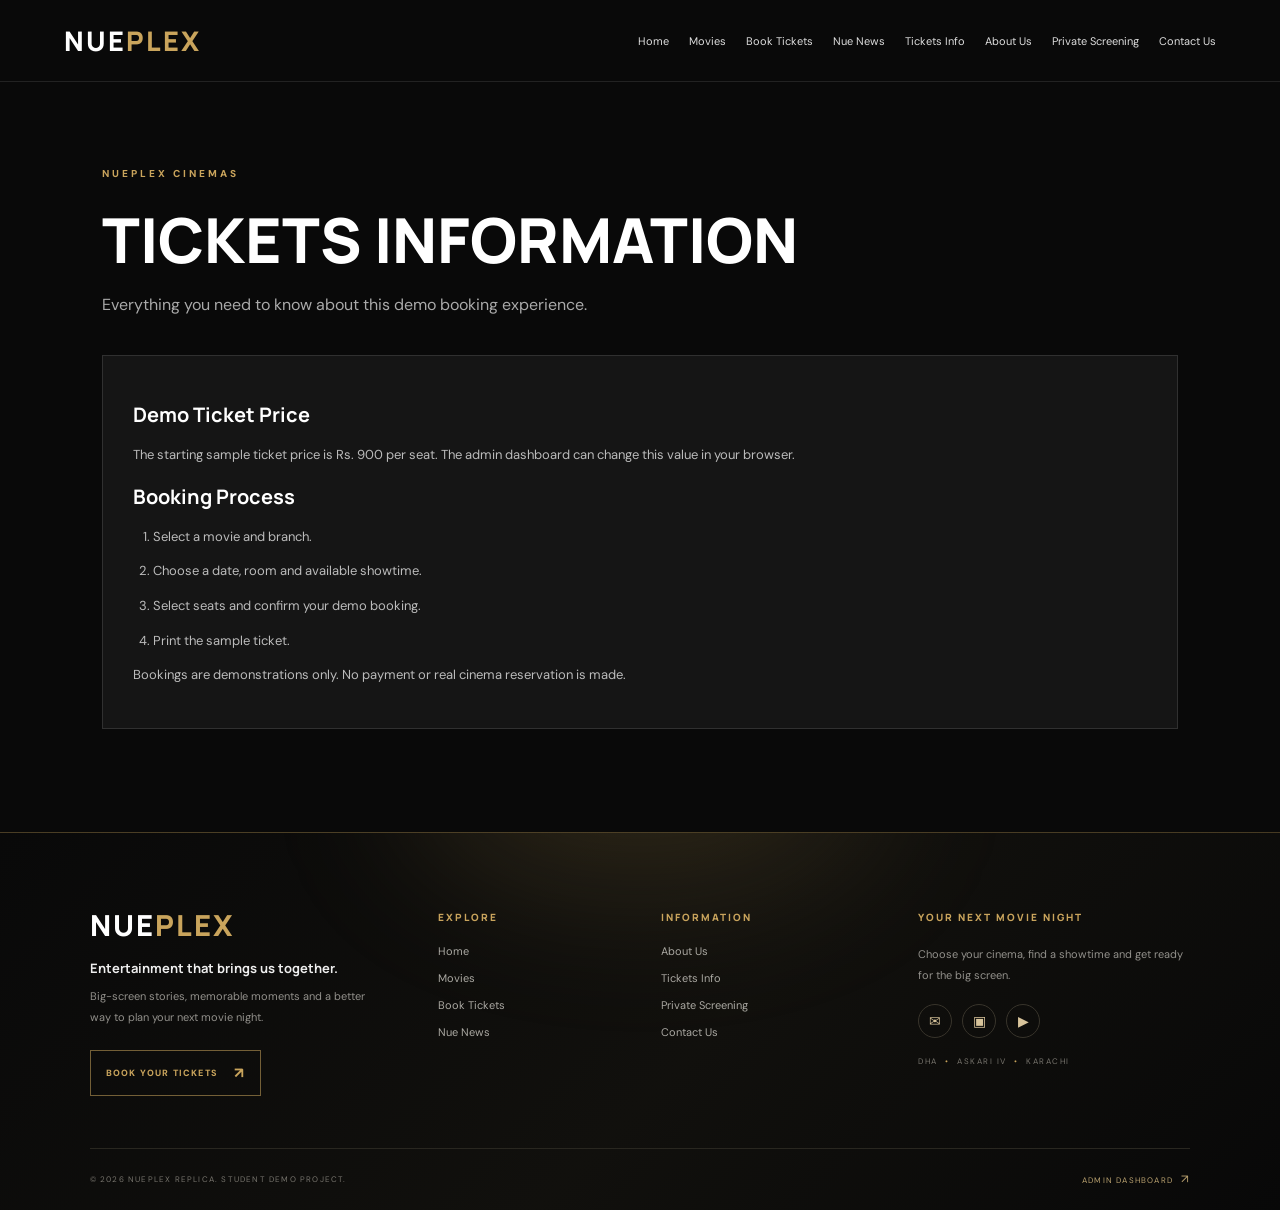
<file: Nueplex/tickets.html>
<!DOCTYPE html>
<html lang="en">

<head>
  <meta charset="UTF-8">
  <meta name="viewport" content="width=device-width,initial-scale=1">
  <title>TICKETS INFORMATION | NUEPLEX</title>
  <link rel="stylesheet" href="style.css">
  <link rel="stylesheet" href="pages.css">
  <link rel="stylesheet" href="footer.css">
  <link rel="icon" type="image/png" href="images/nueplex-logo.png">
</head>

<body>
  <header class="site-header"><a class="brand" href="index.html">NUE<span>PLEX</span></a><button class="menu-toggle"
      id="menuToggle">☰</button>
    <nav id="mainNav"><a href="index.html">Home</a><a href="index.html#movies">Movies</a><a href="booking.html">Book
        Tickets</a><a href="news.html">Nue News</a><a href="tickets.html">Tickets Info</a><a href="about.html">About
        Us</a><a href="private-screening.html">Private Screening</a><a href="contact.html">Contact Us</a></nav>
  </header>
  <main class="page-wrap">
    <p class="eyebrow">NUEPLEX CINEMAS</p>
    <h1>TICKETS INFORMATION</h1>
    <p class="page-subtitle">Everything you need to know about this demo booking experience.</p>
    <div class="content-panel">
      <h2>Demo Ticket Price</h2>
      <p>The starting sample ticket price is Rs. 900 per seat. The admin dashboard can change this value in your
        browser.</p>
      <h2>Booking Process</h2>
      <ol>
        <li>Select a movie and branch.</li>
        <li>Choose a date, room and available showtime.</li>
        <li>Select seats and confirm your demo booking.</li>
        <li>Print the sample ticket.</li>
      </ol>
      <p>Bookings are demonstrations only. No payment or real cinema reservation is made.</p>
    </div>
  </main>
  <footer class="site-footer reveal-footer">
    <div class="footer-glow" aria-hidden="true"></div>
    <div class="footer-inner">
      <div class="footer-brand-column">
        <a class="brand footer-logo" href="index.html">NUE<span>PLEX</span></a>
        <p class="footer-tagline">Entertainment that brings us together.</p>
        <p class="footer-description">Big-screen stories, memorable moments and a better way to plan your next movie
          night.</p>
        <a class="footer-cta" href="booking.html">BOOK YOUR TICKETS <span>↗</span></a>
      </div>
      <div class="footer-links-column">
        <h3>EXPLORE</h3>
        <a href="index.html">Home</a>
        <a href="index.html#movies">Movies</a>
        <a href="booking.html">Book Tickets</a>
        <a href="news.html">Nue News</a>
      </div>
      <div class="footer-links-column">
        <h3>INFORMATION</h3>
        <a href="about.html">About Us</a>
        <a href="tickets.html">Tickets Info</a>
        <a href="private-screening.html">Private Screening</a>
        <a href="contact.html">Contact Us</a>
      </div>
      <div class="footer-contact-column">
        <h3>YOUR NEXT MOVIE NIGHT</h3>
        <p>Choose your cinema, find a showtime and get ready for the big screen.</p>
        <div class="footer-socials" aria-label="Quick links">
          <a href="contact.html" aria-label="Contact NUEPLEX">✉</a>
          <a href="booking.html" aria-label="Book tickets">▣</a>
          <a href="index.html#movies" aria-label="Browse movies">▶</a>
        </div>
        <span class="footer-location">DHA <i>•</i> ASKARI IV <i>•</i> KARACHI</span>
      </div>
    </div>
    <div class="footer-bottom">
      <span>© <span class="footer-year"></span> NUEPLEX REPLICA. STUDENT DEMO PROJECT.</span>
      <a href="admin.html">ADMIN DASHBOARD <span>↗</span></a>
    </div>
  </footer>
  <script>document.getElementById('menuToggle')?.addEventListener('click', () => document.getElementById('mainNav').classList.toggle('open'));</script>
  <script src="footer.js"></script>
</body>

</html>
</file>
<file: Nueplex/style.css>
@import url('https://fonts.googleapis.com/css2?family=DM+Sans:wght@400;500;600;700&family=Manrope:wght@400;500;600;700;800&display=swap');

:root {
    --bg: #090909;
    --panel: #151515;
    --panel2: #202020;
    --gold: #c9a45c;
    --white: #fff;
    --muted: #aaa;
    --line: #303030
}

* {
    box-sizing: border-box;
    margin: 0;
    padding: 0
}

html {
    scroll-behavior: smooth
}

body {
    background: var(--bg);
    color: var(--white);
    font-family: 'DM Sans', sans-serif
}

a {
    color: inherit;
    text-decoration: none
}

button,
input,
select {
    font: inherit
}

.announcement {
    text-align: center;
    background: var(--gold);
    color: #111;
    padding: 9px;
    font-size: 10px;
    font-weight: 800;
    letter-spacing: 2px
}

.site-header {
    height: auto;
    min-height: 82px;
    padding: 18px 5%;
    display: flex;
    align-items: center;
    justify-content: space-between;
    background: #090909;
    position: sticky;
    top: 0;
    z-index: 20;
    border-bottom: 1px solid #222
}

.brand {
    font: 900 27px Manrope;
    letter-spacing: 2px
}

.brand span {
    color: var(--gold)
}

nav {
    display: flex;
    align-items: center;
    gap: 20px
}

nav a {
    font-size: 11px;
    color: #ddd;
    transition: .2s
}

nav a:hover {
    color: var(--gold)
}

.nav-book {
    background: var(--gold);
    color: #111;
    padding: 12px 15px;
    font-weight: 800
}

.menu-toggle {
    display: none;
    background: none;
    color: white;
    border: 0;
    font-size: 24px
}

.hero {
    min-height: 590px;
    position: relative;
    display: flex;
    align-items: center;
    padding: 8%;
    background: linear-gradient(90deg, #000e, #0004), url('https://images.unsplash.com/photo-1489599849927-2ee91a1a?auto=format&fit=crop&w=1800&q=85') center/cover
}

.hero-copy {
    max-width: 650px
}

.eyebrow {
    color: var(--gold);
    font-size: 10px;
    letter-spacing: 3px;
    font-weight: 800;
    margin-bottom: 17px
}

.hero h1 {
    font: 800 clamp(42px, 7vw, 82px)/1.02 Manrope;
    margin-bottom: 20px
}

.hero h1 span,
.section h2 span,
.experience h2 span {
    color: var(--gold)
}

.hero-copy>p:not(.eyebrow) {
    color: #ddd;
    margin-bottom: 28px
}

.hero-bottom {
    position: absolute;
    bottom: 25px;
    left: 8%;
    font-size: 10px;
    letter-spacing: 3px;
    color: #ddd
}

.hero-bottom span {
    color: var(--gold);
    padding: 0 10px
}

.btn {
    display: inline-block;
    padding: 14px 22px;
    background: var(--gold);
    color: #111;
    font-weight: 900;
    font-size: 10px;
    letter-spacing: 1px;
    border: 0;
    cursor: pointer
}

.btn:hover {
    background: white
}

.section {
    padding: 85px 7%
}

.section-heading {
    text-align: center;
    margin-bottom: 35px
}

.section h2,
.experience h2 {
    font: 800 clamp(28px, 4vw, 42px) Manrope
}

.movie-tools {
    display: flex;
    justify-content: space-between;
    gap: 12px;
    flex-wrap: wrap;
    margin-bottom: 28px
}

.tabs {
    display: flex;
    gap: 8px
}

.tabs button {
    background: transparent;
    border: 1px solid var(--line);
    color: #bbb;
    padding: 11px 15px;
    font-size: 10px;
    cursor: pointer
}

.tabs button.active,
.tabs button:hover {
    background: var(--gold);
    color: #111;
    border-color: var(--gold)
}

.movie-tools input,
.movie-tools select {
    background: var(--panel);
    border: 1px solid var(--line);
    color: white;
    padding: 11px 14px;
    min-width: 150px
}

.movie-grid {
    display: grid;
    grid-template-columns: repeat(5, 1fr);
    gap: 20px
}

.movie-card {
    background: var(--panel);
    border: 1px solid #252525;
    overflow: hidden;
    transition: .25s
}

.movie-card:hover {
    transform: translateY(-6px);
    border-color: var(--gold)
}

.movie-card img {
    width: 100%;
    height: 285px;
    object-fit: cover;
    background: #222
}

.movie-info {
    padding: 15px
}

.movie-info h3 {
    font: 700 14px Manrope;
    margin-bottom: 8px
}

.movie-info p {
    color: var(--gold);
    font-size: 10px;
    margin-bottom: 13px
}

.movie-info button {
    background: transparent;
    border: 1px solid var(--gold);
    color: var(--gold);
    padding: 9px 12px;
    font-size: 9px;
    font-weight: 800;
    cursor: pointer
}

.empty {
    text-align: center;
    color: var(--muted);
    padding: 30px
}

.showtime-section {
    background: #111
}

.showtime-box {
    display: grid;
    grid-template-columns: repeat(4, 1fr) auto;
    gap: 12px;
    background: var(--panel);
    padding: 22px;
    align-items: end
}

.showtime-box label {
    font-size: 10px;
    color: var(--muted);
    display: grid;
    gap: 9px
}

.showtime-box input,
.showtime-box select {
    background: #090909;
    color: white;
    border: 1px solid #333;
    padding: 13px;
    min-width: 0
}

.muted {
    color: var(--muted);
    font-size: 10px;
    margin-top: 15px
}

.experience {
    display: grid;
    grid-template-columns: 1fr 1.2fr;
    gap: 60px;
    align-items: center
}

.experience>div:first-child>p:last-child {
    color: var(--muted);
    line-height: 1.8;
    margin-top: 18px;
    max-width: 400px
}

.feature-grid {
    display: grid;
    grid-template-columns: 1fr 1fr;
    gap: 15px
}

.feature-grid article {
    padding: 25px;
    background: var(--panel);
    border: 1px solid var(--line)
}

.feature-grid b {
    color: var(--gold);
    font-size: 12px
}

.feature-grid h3 {
    font: 700 16px Manrope;
    margin: 15px 0 8px
}

.feature-grid p {
    font-size: 11px;
    color: var(--muted)
}

.footer {
    padding: 55px 7%;
    background: #050505;
    border-top: 1px solid #222;
    text-align: center
}

.footer p {
    color: var(--muted);
    font-size: 11px;
    margin: 13px
}

.footer div {
    display: flex;
    justify-content: center;
    gap: 22px;
    margin: 22px
}

.footer div a,
.footer small {
    font-size: 10px;
    color: var(--muted)
}

.modal {
    position: fixed;
    inset: 0;
    background: #000c;
    display: none;
    align-items: center;
    justify-content: center;
    padding: 20px;
    z-index: 50
}

.modal.show {
    display: flex
}

.modal-card {
    position: relative;
    max-width: 700px;
    background: var(--panel);
    display: grid;
    grid-template-columns: 220px 1fr;
    gap: 25px;
    padding: 25px
}

.modal-card img {
    width: 100%;
    height: 310px;
    object-fit: cover
}

.modal-card h2 {
    font: 800 24px Manrope;
    margin-bottom: 10px
}

.modal-card p:not(.eyebrow) {
    color: #bbb;
    font-size: 12px;
    line-height: 1.8;
    margin: 12px 0 22px
}

.gold {
    color: var(--gold) !important
}

.modal-x {
    position: absolute;
    right: 12px;
    top: 8px;
    background: none;
    border: 0;
    color: white;
    font-size: 28px;
    cursor: pointer
}

@media(max-width:1100px) {
    nav {
        gap: 10px
    }

    nav a {
        font-size: 9px
    }

    .movie-grid {
        grid-template-columns: repeat(3, 1fr)
    }
}

@media(max-width:760px) {
    .menu-toggle {
        display: block
    }

    nav {
        display: none;
        position: absolute;
        top: 100%;
        left: 0;
        width: 100%;
        background: #101010;
        padding: 20px;
        flex-direction: column;
        align-items: stretch
    }

    nav.open {
        display: flex
    }

    nav a {
        font-size: 12px;
        padding: 8px
    }

    .hero {
        min-height: 480px
    }

    .movie-grid {
        grid-template-columns: repeat(2, 1fr)
    }

    .showtime-box {
        grid-template-columns: 1fr 1fr
    }

    .experience {
        grid-template-columns: 1fr;
        gap: 30px
    }

    .section {
        padding: 60px 5%
    }
}

@media(max-width:480px) {
    .movie-grid {
        gap: 10px
    }

    .movie-card img {
        height: 220px
    }

    .movie-info {
        padding: 10px
    }

    .movie-info h3 {
        font-size: 12px
    }

    .movie-tools input,
    .movie-tools select {
        width: 100%
    }

    .tabs {
        width: 100%;
        overflow: auto
    }

    .showtime-box {
        grid-template-columns: 1fr
    }

    .modal-card {
        grid-template-columns: 1fr;
        max-height: 90vh;
        overflow: auto
    }

    .modal-card img {
        height: 190px;
        width: 140px
    }

    .feature-grid {
        gap: 9px
    }

    .feature-grid article {
        padding: 15px
    }
}

/* FIND A SHOWTIME */

.find-showtime {
    background: #111;
    color: #fff;
    padding: 65px 5%;
}

.showtime-heading {
    text-align: center;
    margin-bottom: 40px;
}

.showtime-heading span {
    color: #c9a45c;
    font-size: 11px;
    font-weight: 700;
    letter-spacing: 4px;
}

.showtime-heading h2 {
    font-size: 40px;
    font-weight: 800;
    margin-top: 20px;
}

.showtime-heading strong {
    color: #c9a45c;
}

.showtime-form {
    display: grid;
    grid-template-columns: repeat(4, minmax(150px, 1fr)) auto;
    align-items: end;
    gap: 13px;
    background: #171717;
    padding: 25px 22px;
}

.showtime-field {
    display: flex;
    flex-direction: column;
    gap: 10px;
    min-width: 0;
}

.showtime-field label {
    color: #c9c9c9;
    font-size: 12px;
}

.showtime-field select,
.showtime-field input {
    width: 100%;
    height: 44px;
    padding: 0 13px;
    background: #090909;
    color: #fff;
    border: 1px solid #383838;
    border-radius: 0;
    outline: none;
    font-size: 12px;
    color-scheme: dark;
}

.showtime-field select:focus,
.showtime-field input:focus {
    border-color: #c9a45c;
}

.showtime-field select option {
    background: #111;
    color: #fff;
}

#findShowtimeBtn {
    height: 44px;
    padding: 0 25px;
    background: #c9a45c;
    color: #080808;
    border: none;
    font-size: 11px;
    font-weight: 800;
    letter-spacing: 1px;
    cursor: pointer;
    transition: 0.3s ease;
}

#findShowtimeBtn:hover {
    background: #e0bd78;
    transform: translateY(-2px);
}

.showtime-note {
    color: #aaa;
    font-size: 11px;
    margin-top: 18px;
}

.showtime-results {
    margin-top: 25px;
}

.showtime-results h3 {
    color: #c9a45c;
    font-size: 20px;
    margin-bottom: 15px;
}

.showtime-results p {
    color: #ccc;
    font-size: 13px;
}

.showtime-time {
    display: inline-block;
    margin: 6px 8px 6px 0;
    padding: 12px 20px;
    background: #1d1d1d;
    border: 1px solid #c9a45c;
    color: #fff;
    cursor: pointer;
    transition: 0.25s ease;
}

.showtime-time:hover {
    background: #c9a45c;
    color: #111;
}

@media (max-width: 1000px) {
    .showtime-form {
        grid-template-columns: repeat(2, minmax(0, 1fr));
    }

    #findShowtimeBtn {
        width: 100%;
    }
}

@media (max-width: 550px) {
    .showtime-form {
        grid-template-columns: 1fr;
    }

    .showtime-heading h2 {
        font-size: 30px;
    }
}
</file>
<file: Nueplex/footer.css>
/* =========================================
   NUEPLEX - ANIMATED CINEMA FOOTER
========================================= */
.site-footer {
  position: relative;
  isolation: isolate;
  overflow: hidden;
  padding: 72px 7% 0;
  background: linear-gradient(135deg, #090909 0%, #11100d 55%, #080808 100%);
  border-top: 1px solid rgba(201,164,92,.32);
}
.site-footer::before {
  content: "";
  position: absolute;
  width: 460px;
  height: 220px;
  top: -170px;
  left: 50%;
  transform: translateX(-50%);
  background: rgba(201,164,92,.17);
  filter: blur(75px);
  border-radius: 50%;
  z-index: -1;
}
.footer-inner {
  max-width: 1400px;
  margin: 0 auto;
  display: grid;
  grid-template-columns: 1.35fr .8fr .95fr 1.2fr;
  gap: 42px;
  padding-bottom: 52px;
}
.footer-logo { display: inline-block; font-size: 29px; }
.footer-tagline { margin: 14px 0 9px; color: #eee; font: 700 13px Manrope, sans-serif; }
.footer-description, .footer-contact-column p {
  max-width: 280px;
  color: #92908b;
  font-size: 11px;
  line-height: 1.9;
}
.footer-cta {
  display: inline-flex;
  align-items: center;
  gap: 16px;
  margin-top: 22px;
  padding: 12px 15px;
  border: 1px solid rgba(201,164,92,.55);
  color: var(--gold);
  font-size: 9px;
  font-weight: 800;
  letter-spacing: 1.2px;
  transition: background .25s, color .25s, transform .25s, box-shadow .25s;
}
.footer-cta span { font-size: 15px; transition: transform .25s; }
.footer-cta:hover { background: var(--gold); color: #111; transform: translateY(-3px); box-shadow: 0 8px 24px #c9a45c25; }
.footer-cta:hover span { transform: translate(3px,-3px); }
.footer-links-column, .footer-contact-column { display: flex; flex-direction: column; align-items: flex-start; gap: 13px; }
.footer-links-column h3, .footer-contact-column h3 {
  margin: 5px 0 7px;
  color: var(--gold);
  font: 800 10px Manrope, sans-serif;
  letter-spacing: 2px;
}
.footer-links-column a {
  color: #aaa8a2;
  font-size: 11px;
  transition: color .2s, transform .2s;
}
.footer-links-column a:hover { color: var(--gold); transform: translateX(5px); }
.footer-socials { display: flex; gap: 10px; margin-top: 5px; }
.footer-socials a {
  width: 34px; height: 34px; display: grid; place-items: center;
  border: 1px solid #38342b; border-radius: 50%;
  color: #d8c49b; font-size: 14px;
  transition: transform .25s, color .25s, background .25s, box-shadow .25s;
}
.footer-socials a:hover { transform: translateY(-5px) scale(1.08); background: var(--gold); color: #111; box-shadow: 0 0 20px #c9a45c55; }
.footer-location { margin-top: 5px; color: #77746d; font-size: 8px; letter-spacing: 1.5px; }
.footer-location i { color: var(--gold); font-style: normal; padding: 0 4px; }
.footer-bottom {
  max-width: 1400px; margin: 0 auto; min-height: 62px;
  border-top: 1px solid #292720;
  display: flex; align-items: center; justify-content: space-between; gap: 15px;
  color: #77746d; font-size: 8px; letter-spacing: 1.2px;
}
.footer-bottom a { color: #b9a16f; transition: color .2s; }
.footer-bottom a:hover { color: #fff; }
.footer-bottom a span { font-size: 12px; margin-left: 5px; }
.reveal-footer .footer-inner > * {
  opacity: 0; transform: translateY(24px);
  transition: opacity .7s ease, transform .7s cubic-bezier(.2,.75,.25,1);
}
.reveal-footer.is-visible .footer-inner > * { opacity: 1; transform: translateY(0); }
.reveal-footer.is-visible .footer-inner > *:nth-child(2) { transition-delay: .12s; }
.reveal-footer.is-visible .footer-inner > *:nth-child(3) { transition-delay: .24s; }
.reveal-footer.is-visible .footer-inner > *:nth-child(4) { transition-delay: .36s; }
.reveal-footer .footer-bottom { opacity: 0; transition: opacity .8s ease .35s; }
.reveal-footer.is-visible .footer-bottom { opacity: 1; }
@media (prefers-reduced-motion: reduce) {
  .reveal-footer .footer-inner > *, .reveal-footer .footer-bottom { opacity: 1; transform: none; transition: none; }
  .footer-cta, .footer-socials a, .footer-links-column a { transition: none; }
}
@media (max-width: 900px) {
  .footer-inner { grid-template-columns: 1fr 1fr; gap: 38px 28px; }
}
@media (max-width: 560px) {
  .site-footer { padding: 52px 6% 0; }
  .footer-inner { grid-template-columns: 1fr 1fr; gap: 32px 18px; padding-bottom: 35px; }
  .footer-brand-column, .footer-contact-column { grid-column: 1 / -1; }
  .footer-bottom { align-items: flex-start; flex-direction: column; justify-content: center; padding: 17px 0; font-size: 7px; }
}
</file>
<file: Nueplex/pages.css>
.page-wrap {
    min-height: 65vh;
    padding: 85px 8%;
    max-width: 1300px;
    margin: auto
}

.page-wrap h1 {
    font: 800 clamp(36px, 6vw, 62px) Manrope;
    margin-bottom: 12px
}

.page-subtitle {
    color: #aaa;
    margin-bottom: 40px
}

.content-panel {
    background: #151515;
    border: 1px solid #303030;
    padding: 30px;
    margin-bottom: 18px
}

.content-panel h2 {
    font: 700 20px Manrope;
    margin: 15px 0
}

.content-panel p,
.content-panel li {
    font-size: 13px;
    color: #bbb;
    line-height: 1.9;
    margin: 10px 0
}

.content-panel ol {
    padding-left: 20px
}

.content-grid {
    display: grid;
    grid-template-columns: 1fr 1fr;
    gap: 20px
}

.demo-form {
    display: grid;
    gap: 15px
}

.demo-form label {
    display: grid;
    gap: 8px;
    color: #aaa;
    font-size: 11px
}

.demo-form input,
.demo-form textarea {
    padding: 13px;
    background: #090909;
    border: 1px solid #333;
    color: white
}

.demo-form textarea {
    min-height: 110px
}

@media(max-width:700px) {
    .content-grid {
        grid-template-columns: 1fr
    }

    .page-wrap {
        padding: 55px 5%
    }

    .content-panel {
        padding: 20px
    }
}
</file>
<file: Nueplex/admin.css>
.admin-body {
    background: #090b12;
    color: #f5f5f5;
    min-height: 100vh
}

.admin-sidebar {
    position: fixed;
    inset: 0 auto 0 0;
    width: 245px;
    background: #0e121b;
    border-right: 1px solid #292f3b;
    padding: 30px 22px;
    z-index: 10;
    display: flex;
    flex-direction: column;
    gap: 20px
}

.admin-label {
    font-size: 9px;
    letter-spacing: 3px;
    color: #999
}

.admin-nav {
    display: grid;
    gap: 8px
}

.admin-nav button,
.admin-sidebar>a:last-child {
    background: none;
    border: 0;
    color: #aaa;
    text-align: left;
    padding: 13px;
    font-size: 12px;
    cursor: pointer
}

.admin-nav button.active,
.admin-nav button:hover {
    background: #2b261b;
    color: #c9a45c
}

.admin-sidebar>a:last-child {
    margin-top: auto;
    border-top: 1px solid #292f3b
}

.admin-main {
    margin-left: 245px
}

.admin-top {
    height: 85px;
    background: #0e121b;
    border-bottom: 1px solid #292f3b;
    display: flex;
    align-items: center;
    justify-content: space-between;
    padding: 0 4%
}

.admin-top small {
    color: #999;
    letter-spacing: 2px;
    font-size: 9px
}

.admin-top h1 {
    font: 800 22px Manrope
}

.admin-top>span {
    font-size: 9px;
    color: #55bd8a
}

.admin-top button {
    display: none
}

.admin-content {
    padding: 35px 4%;
    max-width: 1500px;
    margin: auto
}

.admin-section {
    display: none
}

.admin-section.active {
    display: block
}

.admin-section>h2,
.section-title-row h2 {
    font: 800 23px Manrope;
    margin-bottom: 20px
}

.section-title-row {
    display: flex;
    justify-content: space-between;
    align-items: center;
    margin-bottom: 20px
}

.section-title-row p {
    font-size: 11px;
    color: #999
}

.stats-grid {
    display: grid;
    grid-template-columns: repeat(4, 1fr);
    gap: 15px;
    margin: 25px 0
}

.stats-grid article,
.admin-panel {
    background: #141a25;
    border: 1px solid #292f3b;
    border-radius: 7px;
    padding: 22px
}

.stats-grid small {
    display: block;
    color: #999;
    font-size: 11px;
    margin-bottom: 15px
}

.stats-grid b {
    font: 800 25px Manrope
}

.admin-panel h3 {
    font: 700 15px Manrope;
    margin-bottom: 20px
}

.table-wrap {
    overflow: auto
}

.admin-panel table {
    border-collapse: collapse;
    width: 100%;
    min-width: 600px;
    text-align: left
}

.admin-panel th {
    font-size: 9px;
    letter-spacing: 1px;
    color: #999
}

.admin-panel th,
.admin-panel td {
    padding: 14px 10px;
    border-bottom: 1px solid #292f3b;
    font-size: 11px
}

.admin-panel td {
    color: #ddd
}

.gold-btn {
    background: #c9a45c;
    color: #111;
    border: 0;
    padding: 12px 16px;
    font-size: 10px;
    font-weight: 900;
    cursor: pointer;
    border-radius: 4px
}

.gold-btn:hover {
    background: white
}

.danger-btn {
    background: #48252b;
    color: #ffb4b4;
    border: 1px solid #85444b;
    padding: 12px;
    margin-top: 20px;
    cursor: pointer
}

.admin-form {
    display: flex;
    gap: 15px;
    align-items: end;
    flex-wrap: wrap;
    margin-bottom: 25px
}

.admin-form label,
.admin-modal-card label {
    display: grid;
    gap: 8px;
    color: #aaa;
    font-size: 10px;
    flex: 1;
    min-width: 160px
}

.admin-form input,
.admin-form select,
.admin-modal-card input,
.admin-modal-card select,
.admin-modal-card textarea {
    background: #090d15;
    color: white;
    border: 1px solid #303746;
    padding: 12px;
    min-width: 0
}

.notice {
    font-size: 11px;
    color: #d5b976;
    background: #292419;
    padding: 15px;
    line-height: 1.7
}

.admin-modal {
    position: fixed;
    inset: 0;
    background: #000c;
    display: none;
    align-items: center;
    justify-content: center;
    padding: 20px;
    z-index: 30
}

.admin-modal.show {
    display: flex
}

.admin-modal-card {
    width: 100%;
    max-width: 480px;
    background: #151b27;
    padding: 25px;
    display: grid;
    gap: 13px;
    position: relative
}

.admin-modal-card h2 {
    font: 800 20px Manrope;
    margin-bottom: 10px
}

.admin-modal-card textarea {
    min-height: 85px
}

.modal-close {
    position: absolute;
    right: 15px;
    top: 10px;
    background: none;
    border: 0;
    color: white;
    font-size: 25px;
    cursor: pointer
}

#adminToast {
    position: fixed;
    right: 20px;
    bottom: 20px;
    background: #252b38;
    border: 1px solid #c9a45c;
    padding: 13px 18px;
    font-size: 11px;
    opacity: 0;
    transition: .2s;
    pointer-events: none
}

#adminToast.show {
    opacity: 1
}

@media(max-width:850px) {
    .admin-sidebar {
        transform: translateX(-100%);
        transition: .2s
    }

    .admin-sidebar.open {
        transform: translateX(0)
    }

    .admin-main {
        margin-left: 0
    }

    .admin-top button {
        display: block;
        background: none;
        color: white;
        border: 0;
        font-size: 22px
    }

    .admin-top {
        justify-content: flex-start;
        gap: 15px
    }

    .admin-top>span {
        margin-left: auto
    }

    .stats-grid {
        grid-template-columns: 1fr 1fr
    }
}

@media(max-width:500px) {
    .admin-content {
        padding: 25px 4%
    }

    .stats-grid article {
        padding: 15px
    }

    .stats-grid b {
        font-size: 20px
    }

    .section-title-row {
        align-items: flex-start;
        gap: 12px;
        flex-direction: column
    }
}
</file>
<file: Nueplex/booking.css>
/* ==========================================
   NUEPLEX - BOOKING PAGE
   Dark Cinema Theme
========================================== */

.booking-wrap {
    padding: 65px 6%;
    max-width: 1450px;
    margin: auto;
}

.booking-wrap > h1 {
    font: 800 38px Manrope, sans-serif;
    margin-bottom: 30px;
    letter-spacing: -1px;
}

.booking-wrap > h1 span {
    color: var(--gold);
}

/* Booking Layout */

.booking-layout {
    display: grid;
    grid-template-columns: 1.6fr .8fr;
    gap: 22px;
    align-items: start;
}

.booking-panel {
    background: var(--panel);
    border: 1px solid var(--line);
    padding: 25px;
    border-radius: 12px;
    min-width: 0;
}

.booking-panel h2 {
    font: 700 16px Manrope, sans-serif;
    margin: 5px 0 20px;
}

.booking-panel h2:not(:first-child) {
    margin-top: 30px;
}

/* Booking Fields */

.booking-fields {
    display: grid;
    grid-template-columns: 1fr 1fr;
    gap: 16px;
}

.booking-fields label {
    font-size: 11px;
    color: var(--muted);
    display: grid;
    gap: 8px;
    font-weight: 600;
}

.booking-fields input,
.booking-fields select {
    width: 100%;
    background: #090909;
    color: #ffffff;
    border: 1px solid #333333;
    border-radius: 6px;
    padding: 12px;
    min-width: 0;
    font: inherit;
    font-size: 12px;
    outline: none;
    transition: border-color .2s, box-shadow .2s;
}

.booking-fields input:focus,
.booking-fields select:focus {
    border-color: var(--gold);
    box-shadow: 0 0 0 3px rgba(201, 164, 92, .15);
}

.booking-fields select option {
    background: #090909;
    color: #ffffff;
}

/* Showtime Options */

.showtime-options {
    display: flex;
    gap: 10px;
    flex-wrap: wrap;
}

.showtime-option {
    padding: 11px 16px;
    background: #090909;
    border: 1px solid #444444;
    color: #ffffff;
    border-radius: 6px;
    cursor: pointer;
    font-size: 12px;
    font-weight: 600;
    transition: .25s ease;
}

.showtime-option:hover {
    border-color: var(--gold);
    transform: translateY(-2px);
}

.showtime-option.active {
    background: var(--gold);
    color: #111111;
    border-color: var(--gold);
    box-shadow: 0 4px 14px rgba(201, 164, 92, .2);
}

/* Cinema Screen */

.screen {
    margin: 30px auto 25px;
    width: 80%;
    text-align: center;
    padding: 12px;
    background: linear-gradient(180deg, #555555, #292929);
    border-radius: 50% 50% 5px 5px;
    color: #eeeeee;
    font-size: 9px;
    letter-spacing: 3px;
    box-shadow: 0 8px 25px rgba(201, 164, 92, .15);
}

/* Seat Legend */

.seat-legend {
    display: flex;
    justify-content: center;
    flex-wrap: wrap;
    gap: 22px;
    color: var(--muted);
    font-size: 10px;
    margin-bottom: 18px;
}

.seat-legend span {
    display: inline-flex;
    align-items: center;
}

.seat-legend span::before {
    content: "";
    display: inline-block;
    width: 11px;
    height: 11px;
    border-radius: 3px;
    background: #555555;
    margin-right: 7px;
}

.seat-legend span:nth-child(2)::before {
    background: var(--gold);
}

.seat-legend span:nth-child(3)::before {
    background: #a34d4d;
}

/* Seat Grid */

.seat-grid {
    display: grid;
    grid-template-columns: repeat(8, minmax(0, 1fr));
    gap: 9px;
    max-width: 510px;
    margin: auto;
}

.seat {
    aspect-ratio: 1;
    background: #383838;
    color: #ffffff;
    border: 1px solid transparent;
    border-radius: 6px;
    font-size: 10px;
    font-weight: 600;
    cursor: pointer;
    transition: .2s ease;
}

.seat:not(:disabled):hover {
    background: #626262;
    transform: translateY(-2px);
    border-color: var(--gold);
}

.seat.selected {
    background: var(--gold);
    color: #111111;
    border-color: var(--gold);
    box-shadow: 0 3px 12px rgba(201, 164, 92, .25);
}

.seat.reserved {
    background: #873f45;
    color: #ffffff;
    cursor: not-allowed;
    opacity: .65;
}

.seat:focus-visible,
.showtime-option:focus-visible {
    outline: 2px solid var(--gold);
    outline-offset: 3px;
}

/* Booking Messages */

.booking-message {
    color: #f1a4a4;
    font-size: 12px;
    margin-top: 16px;
    line-height: 1.6;
    min-height: 16px;
}

/* Booking Summary */

.summary {
    position: sticky;
    top: 110px;
}

.summary p {
    display: flex;
    justify-content: space-between;
    gap: 12px;
    color: var(--muted);
    font-size: 12px;
    margin: 19px 0;
}

.summary b {
    color: #ffffff;
    text-align: right;
    overflow-wrap: anywhere;
}

.summary hr {
    border: 0;
    border-top: 1px solid var(--line);
    margin: 22px 0;
}

.summary .total {
    font-size: 16px;
    color: #ffffff;
    font-weight: 700;
}

.summary .total b {
    color: var(--gold);
}

.full {
    width: 100%;
    margin: 15px 0;
}

.summary small {
    display: block;
    color: var(--muted);
    font-size: 10px;
    line-height: 1.7;
    text-align: center;
}

/* Disabled Confirmation Button */

#confirmBooking:disabled {
    opacity: .55;
    cursor: not-allowed;
    transform: none;
    filter: grayscale(.3);
}

/* Ticket Confirmation */

.ticket-confirmation {
    margin: 45px auto;
    text-align: center;
    padding: 25px 15px;
}

.ticket-confirmation h2 {
    font: 800 27px Manrope, sans-serif;
}

.ticket {
    max-width: 420px;
    margin: 25px auto;
    padding: 28px;
    background: #f8f4eb;
    color: #161616;
    text-align: left;
    border-radius: 10px;
    box-shadow: 0 12px 35px rgba(0, 0, 0, .2);
    border: 1px dashed #bca77e;
    position: relative;
}

.ticket h3 {
    font: 900 25px Manrope, sans-serif;
    margin-bottom: 22px;
    letter-spacing: 1px;
}

.ticket h3 span {
    color: #9a7738;
}

.ticket p {
    padding: 11px 0;
    border-bottom: 1px dashed #bbbbbb;
    font-size: 12px;
    overflow-wrap: anywhere;
}

.ticket #ticketTotal {
    margin-top: 20px;
    color: #9a7738;
    font-size: 21px;
}

/* Secondary Button */

.secondary {
    background: #333333;
    color: #ffffff;
    margin-left: 8px;
}

.secondary:hover {
    background: #555555;
}

/* Tablet Responsive */

@media (max-width: 850px) {
    .booking-layout {
        grid-template-columns: 1fr;
    }

    .summary {
        position: static;
    }
}

/* Mobile Responsive */

@media (max-width: 500px) {
    .booking-wrap {
        padding: 40px 5%;
    }

    .booking-wrap > h1 {
        font-size: 29px;
    }

    .booking-panel {
        padding: 17px;
    }

    .booking-fields {
        grid-template-columns: 1fr;
    }

    .seat-grid {
        gap: 5px;
    }

    .seat {
        font-size: 8px;
        border-radius: 4px;
    }

    .seat-legend {
        gap: 13px;
        font-size: 9px;
    }

    .showtime-options {
        gap: 7px;
    }

    .showtime-option {
        padding: 10px 12px;
        font-size: 11px;
    }

    .ticket {
        padding: 20px;
    }

    .secondary {
        margin: 8px 0 0;
    }
}

/* Print Ticket Only */

@media print {
    body * {
        visibility: hidden !important;
    }

    .ticket-confirmation,
    .ticket-confirmation * {
        visibility: visible !important;
    }

    .ticket-confirmation {
        display: block !important;
        position: absolute;
        left: 0;
        top: 0;
        width: 100%;
        margin: 0;
        padding: 15px;
    }

    .ticket-confirmation button {
        display: none !important;
    }

    .ticket {
        box-shadow: none;
        border: 1px dashed #888888;
    }
}
</file>
